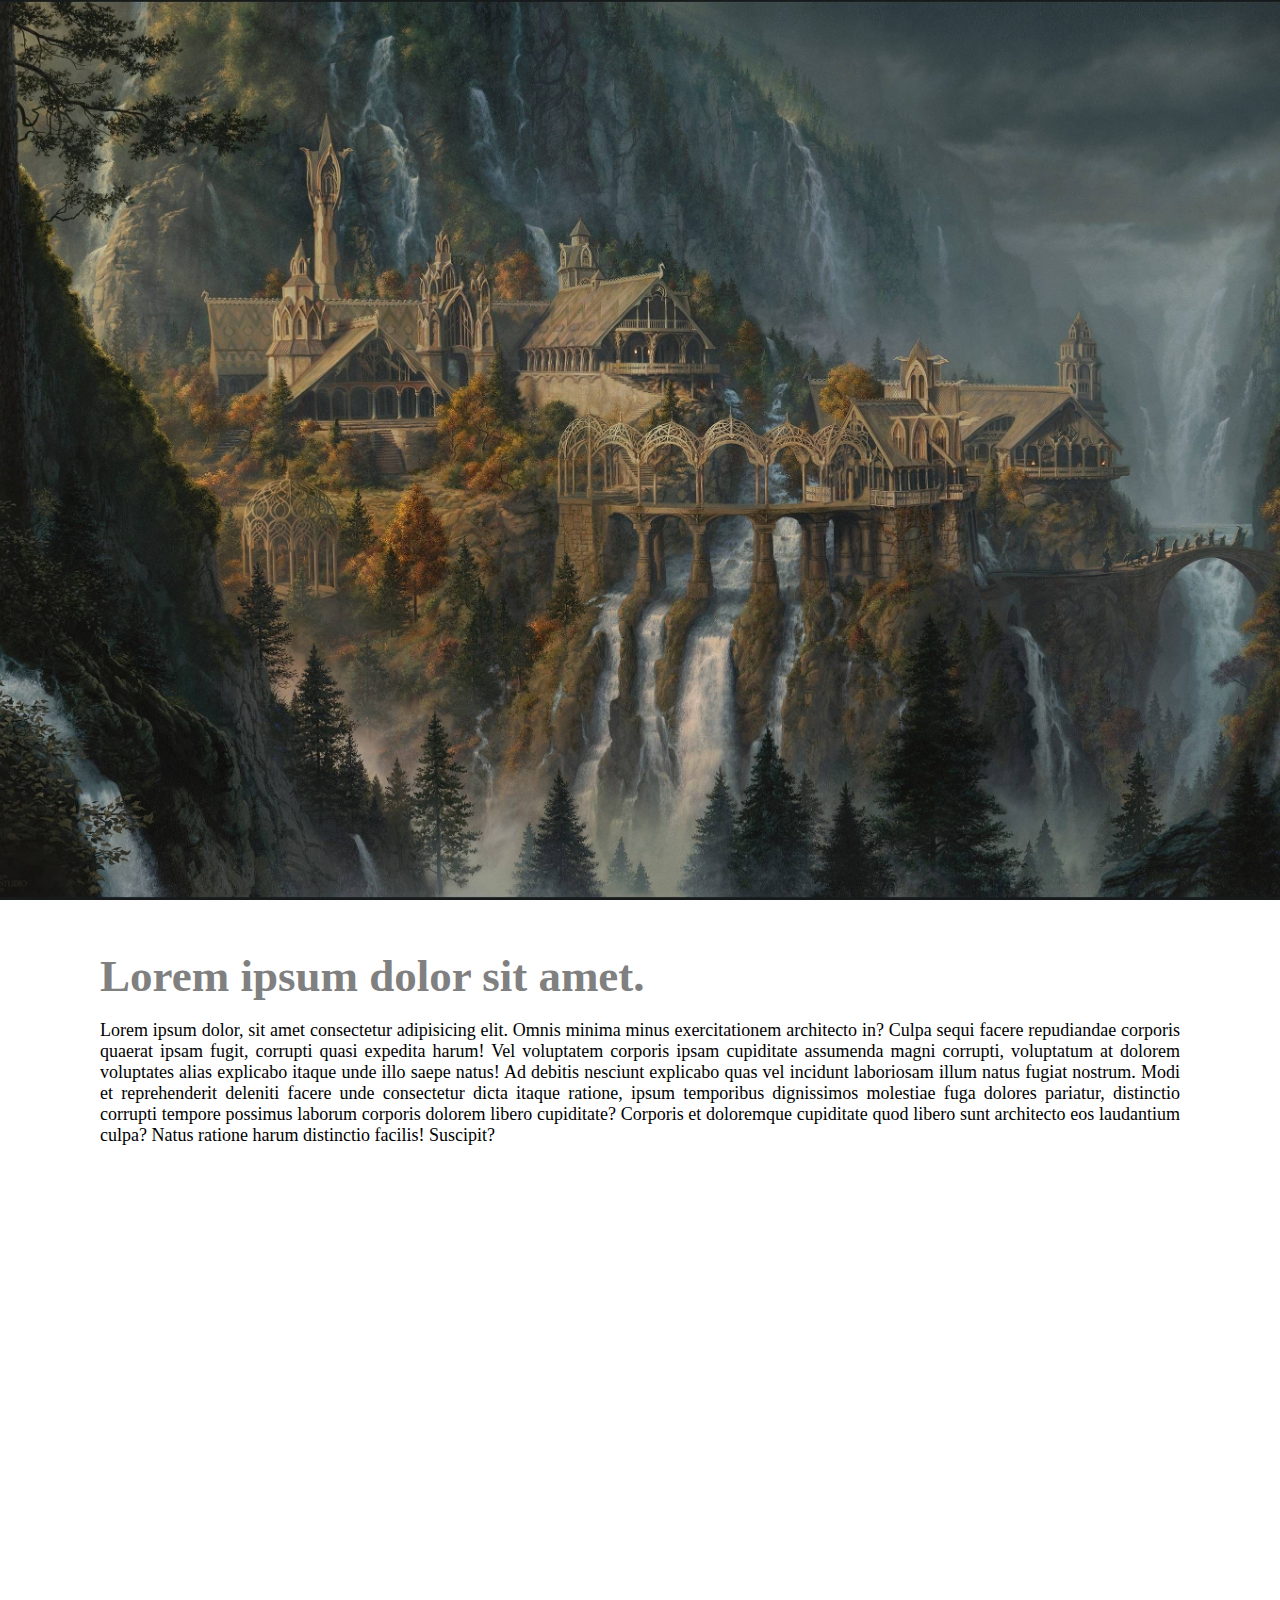
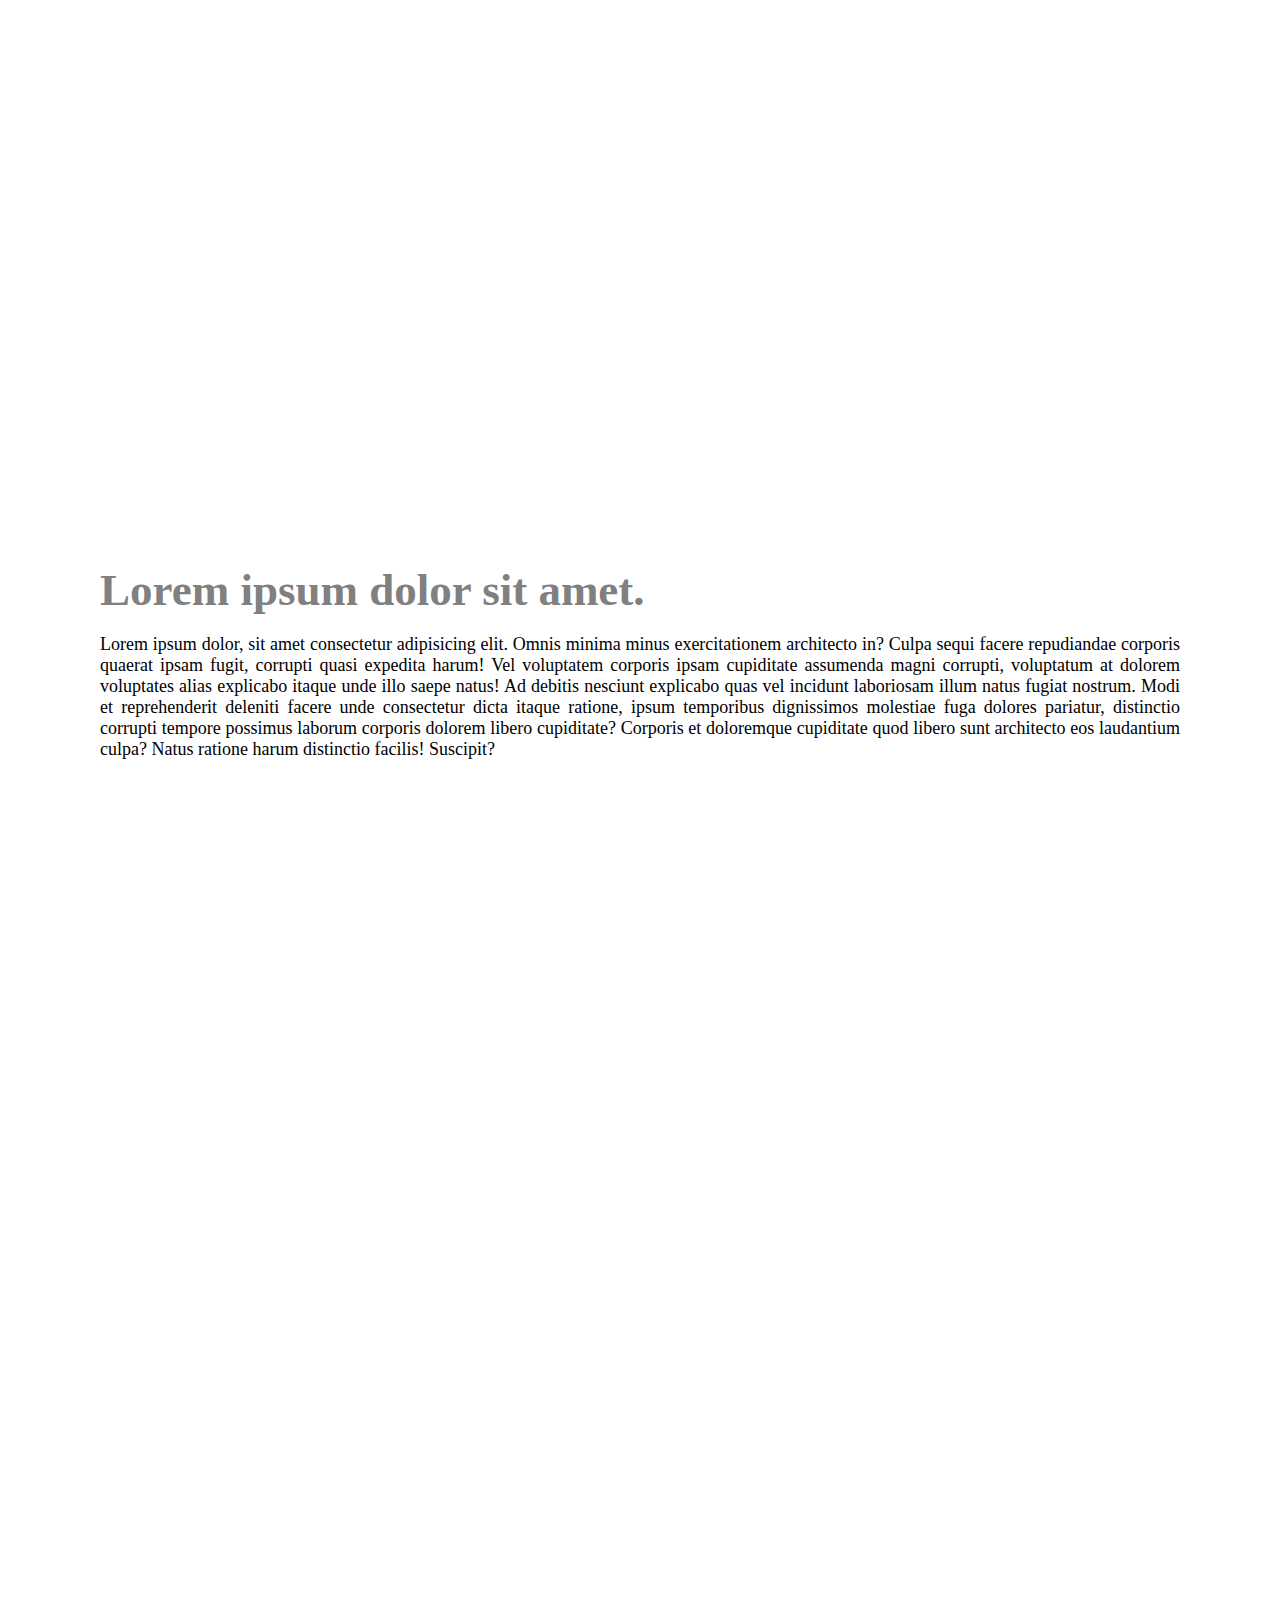
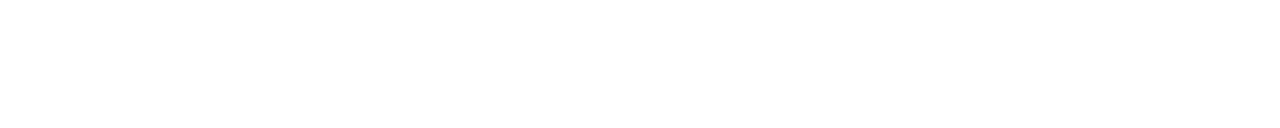
<file: Pracica2_(Efecto_Parallax)/html/index.html>
<!DOCTYPE html>
<html lang="en">
<head>
    <meta charset="UTF-8">
    <meta http-equiv="X-UA-Compatible" content="IE=edge">
    <meta name="viewport" content="width=device-width, initial-scale=1.0">
    <link rel="stylesheet" href="./../css/index.css">
    <title>Parallax</title>
</head>
<body>
    <section class="sec1"></section>
    <section class="secText">
        <h1>Lorem ipsum dolor sit amet.</h1>
        <p>
            Lorem ipsum dolor, sit amet consectetur adipisicing elit. Omnis minima minus exercitationem architecto in? Culpa sequi facere repudiandae corporis quaerat ipsam fugit, corrupti quasi expedita harum! Vel voluptatem corporis ipsam cupiditate assumenda magni corrupti, voluptatum at dolorem voluptates alias explicabo itaque unde illo saepe natus! Ad debitis nesciunt explicabo quas vel incidunt laboriosam illum natus fugiat nostrum. Modi et reprehenderit deleniti facere unde consectetur dicta itaque ratione, ipsum temporibus dignissimos molestiae fuga dolores pariatur, distinctio corrupti tempore possimus laborum corporis dolorem libero cupiditate? Corporis et doloremque cupiditate quod libero sunt architecto eos laudantium culpa? Natus ratione harum distinctio facilis! Suscipit?
        </p>
    </section>

    <section class="sec2"></section>
    <section class="secText">
        <h1>Lorem ipsum dolor sit amet.</h1>
        <p>
            Lorem ipsum dolor, sit amet consectetur adipisicing elit. Omnis minima minus exercitationem architecto in? Culpa sequi facere repudiandae corporis quaerat ipsam fugit, corrupti quasi expedita harum! Vel voluptatem corporis ipsam cupiditate assumenda magni corrupti, voluptatum at dolorem voluptates alias explicabo itaque unde illo saepe natus! Ad debitis nesciunt explicabo quas vel incidunt laboriosam illum natus fugiat nostrum. Modi et reprehenderit deleniti facere unde consectetur dicta itaque ratione, ipsum temporibus dignissimos molestiae fuga dolores pariatur, distinctio corrupti tempore possimus laborum corporis dolorem libero cupiditate? Corporis et doloremque cupiditate quod libero sunt architecto eos laudantium culpa? Natus ratione harum distinctio facilis! Suscipit?
        </p>
    </section>

    <section class="sec3"></section>

</body>
</html>
</file>
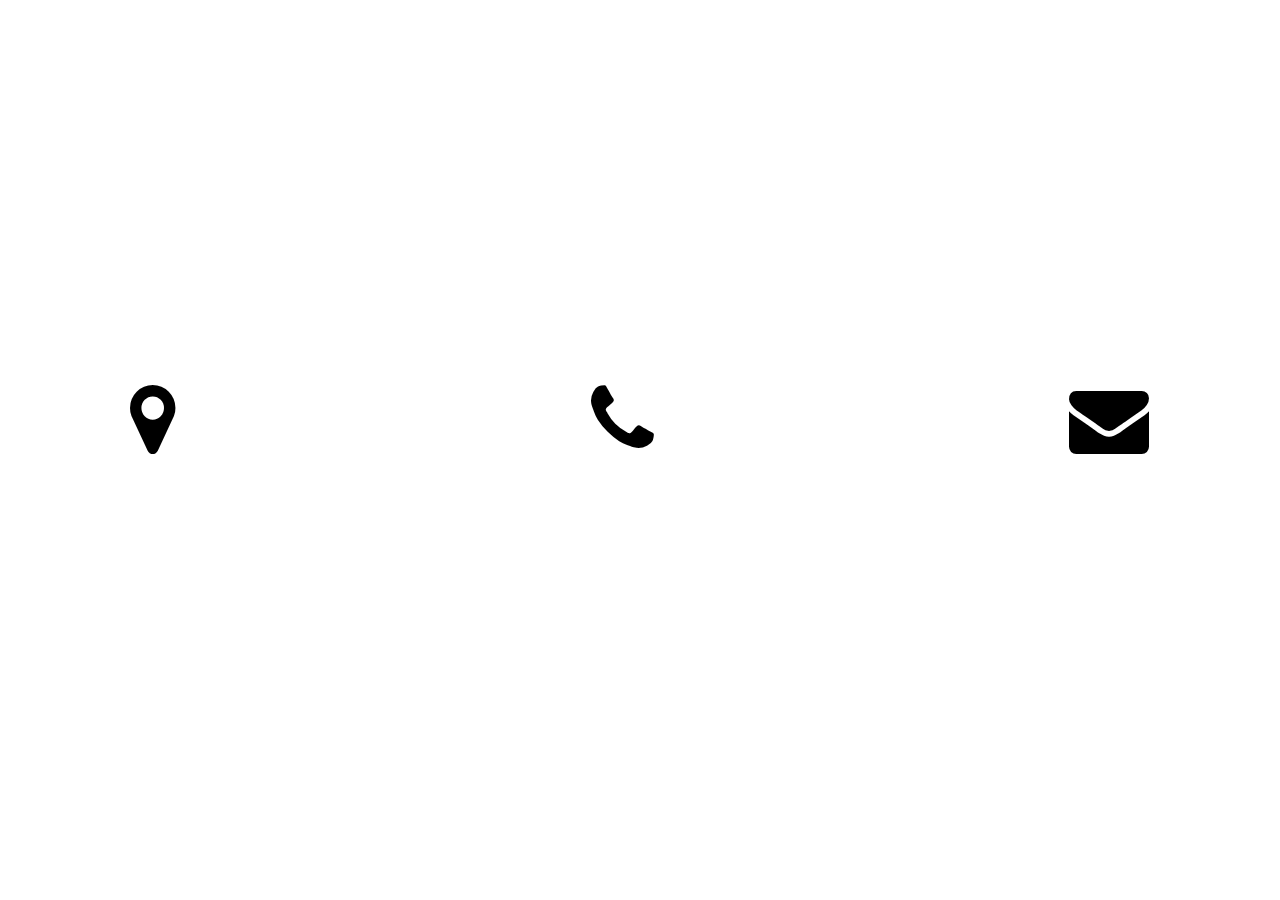
<file: Practica11_(Card_Hovers)/html/index.html>
<!DOCTYPE html>
<html lang="en">
<head>
    <meta charset="UTF-8">
    <meta http-equiv="X-UA-Compatible" content="IE=edge">
    <meta name="viewport" content="width=device-width, initial-scale=1.0">
    <link rel="stylesheet" href="./../css/index.css">
    <link href="https://stackpath.bootstrapcdn.com/font-awesome/4.7.0/css/font-awesome.min.css" rel="stylesheet"
    integrity="sha384-wvfXpqpZZVQGK6TAh5PVlGOfQNHSoD2xbE+QkPxCAFlNEevoEH3Sl0sibVcOQVnN" crossorigin="anonymous">
    <title>Document</title>
</head>
<body>
    <div class="container">
        <div class="box">
            <div class="icon">
                <i class="fa fa-map-marker" aria-hidden="true"></i>
                <h3>Address</h3>
                <h4>Calle Falsa 1234</h4>
            </div>
        </div>
        <div class="box">
            <div class="icon">
                <i class="fa fa-phone" aria-hidden="true"></i>
                <h3>Mobile</h3>
                <h4>1543242621</h4>
            </div>
        </div>
        <div class="box">
            <div class="icon">
                <i class="fa fa-envelope" aria-hidden="true"> </i>
                <h3>Email</h3>
                <h4>correo@correo.com</h4>
            </div>
        </div>
    </div>
    
</body>
</html>
</file>
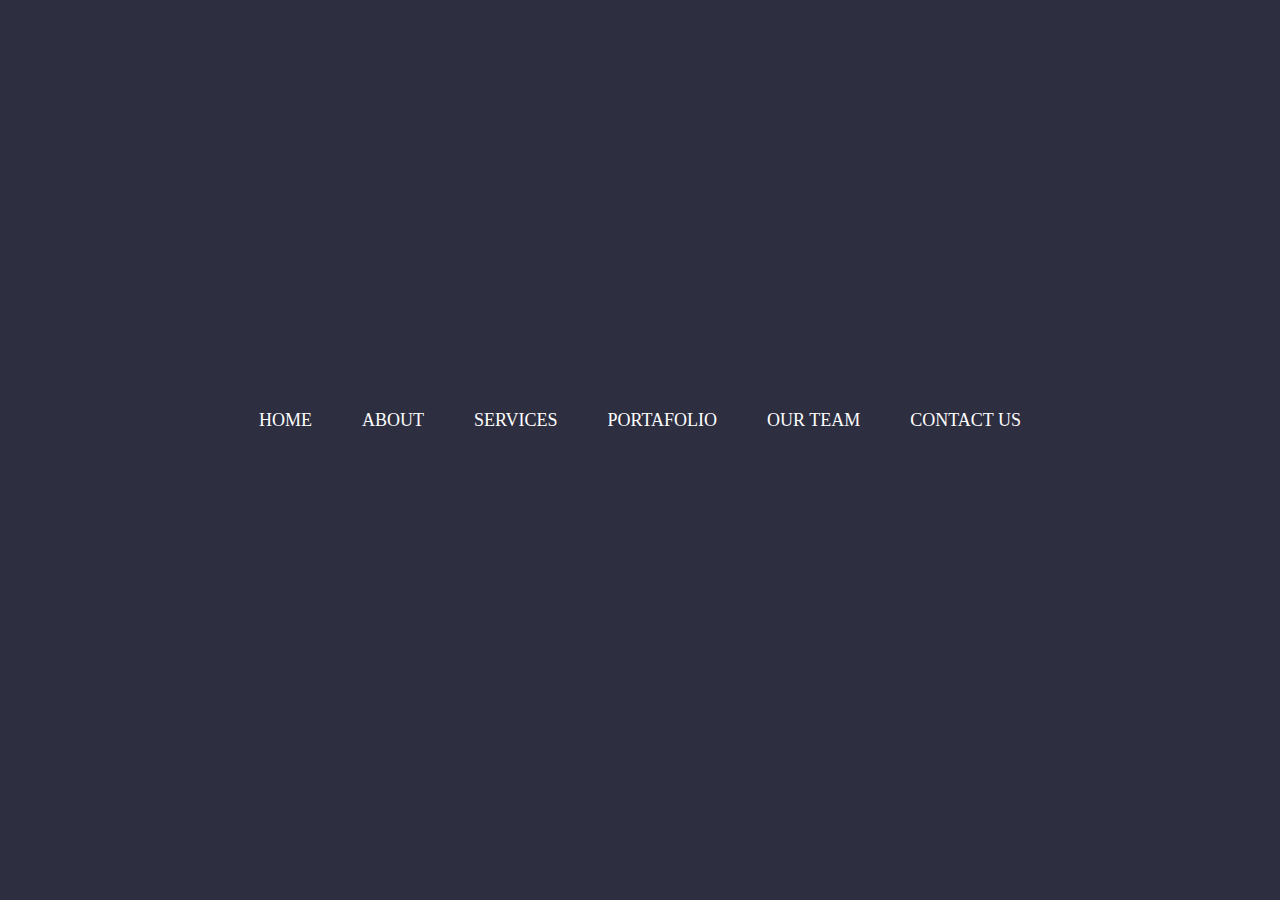
<file: Practica12_(Menu_animado)/html/index.html>
<!DOCTYPE html>
<html lang="en">
<head>
    <meta charset="UTF-8">
    <meta http-equiv="X-UA-Compatible" content="IE=edge">
    <meta name="viewport" content="width=device-width, initial-scale=1.0">
    <link rel="stylesheet" href="./../css/index.css">
    <title>Document</title>
</head>
<body>
    <ul>
        <li><a href="#">Home</a></li>
        <li><a href="#">About</a></li>
        <li><a href="#">Services</a></li>
        <li><a href="#">Portafolio</a></li>
        <li><a href="#">Our team</a></li>
        <li><a href="#">Contact Us</a></li>
    </ul>
</body>
</html>
</file>
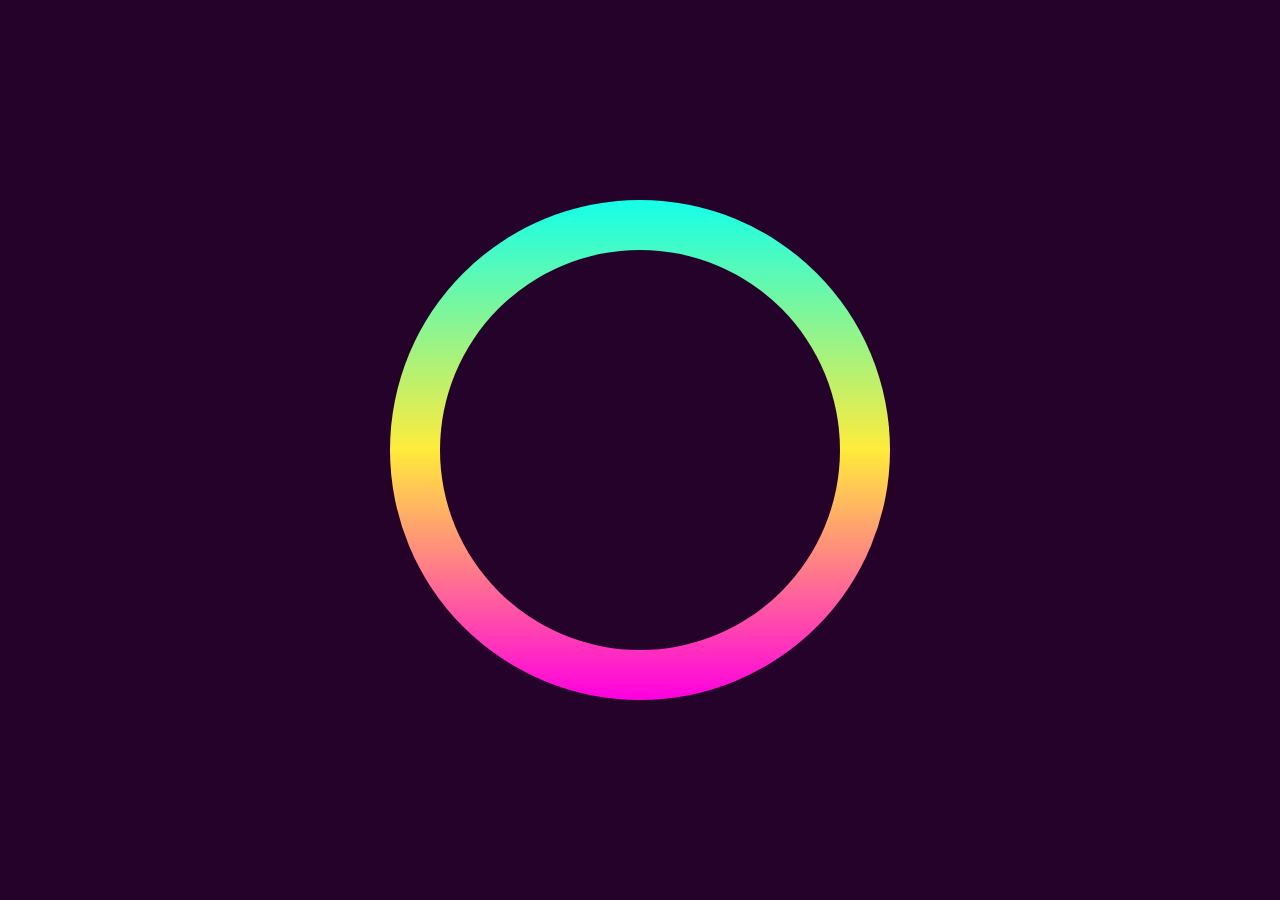
<file: Practica13_(Loader)/html/index.html>
<!DOCTYPE html>
<html lang="en">
<head>
    <meta charset="UTF-8">
    <meta http-equiv="X-UA-Compatible" content="IE=edge">
    <meta name="viewport" content="width=device-width, initial-scale=1.0">
    <link rel="stylesheet" href="./../css/index.css">
    <title>Document</title>
</head>
<body>
    <div class="loader">
        <span></span>
        <span></span>
        <span></span>
        <span></span>
    </div>
</body>
</html>
</file>
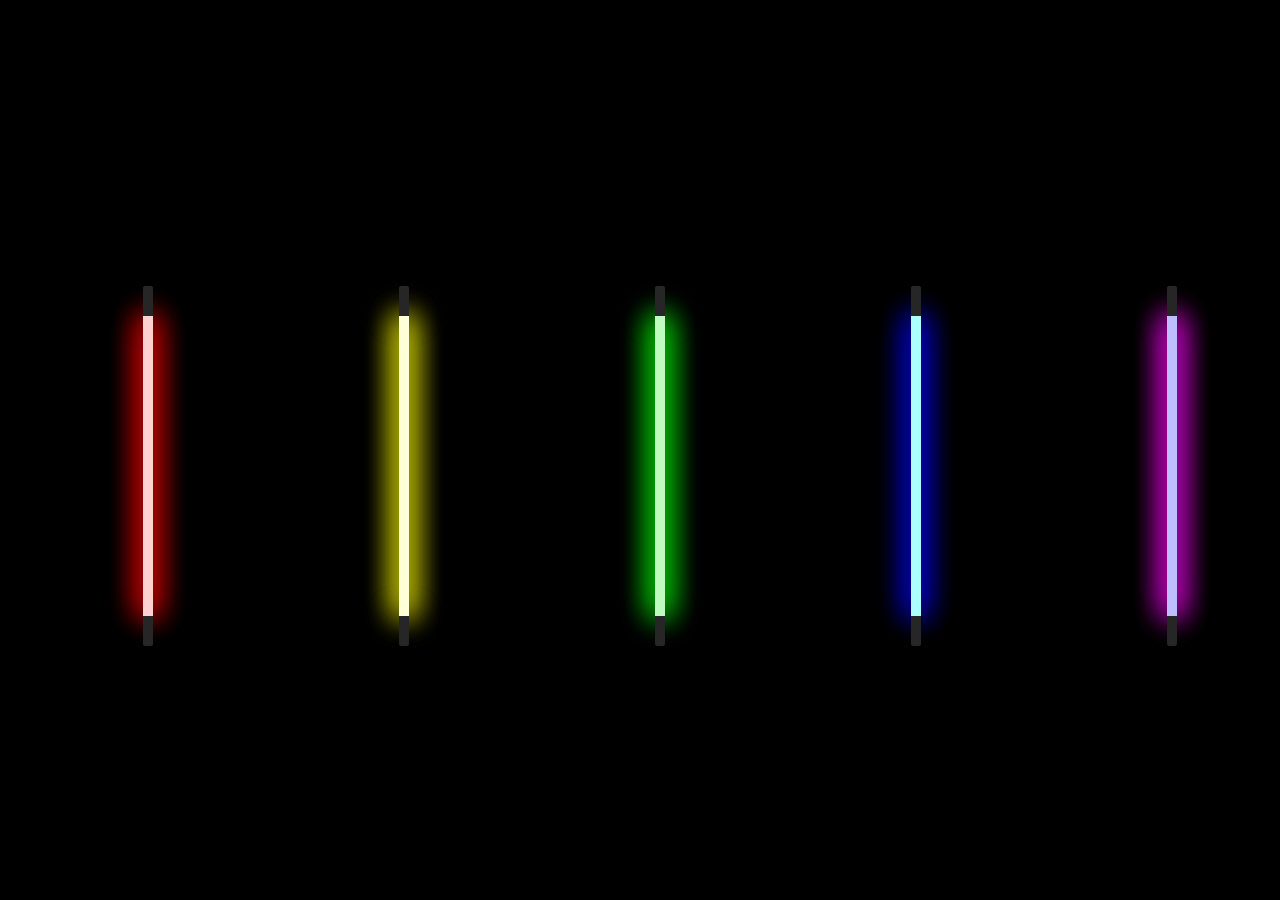
<file: Practica14_(Sables)/html/index.html>
<!DOCTYPE html>
<html lang="en">
<head>
    <meta charset="UTF-8">
    <meta http-equiv="X-UA-Compatible" content="IE=edge">
    <meta name="viewport" content="width=device-width, initial-scale=1.0">
    <link rel="stylesheet" href="./../css/index.css">
    <title>Document</title>
</head>
<body>
    <ul>
        <li></li>
        <li></li>
        <li></li>
        <li></li>
        <li></li>
    </ul>
</body>
</html>
</file>
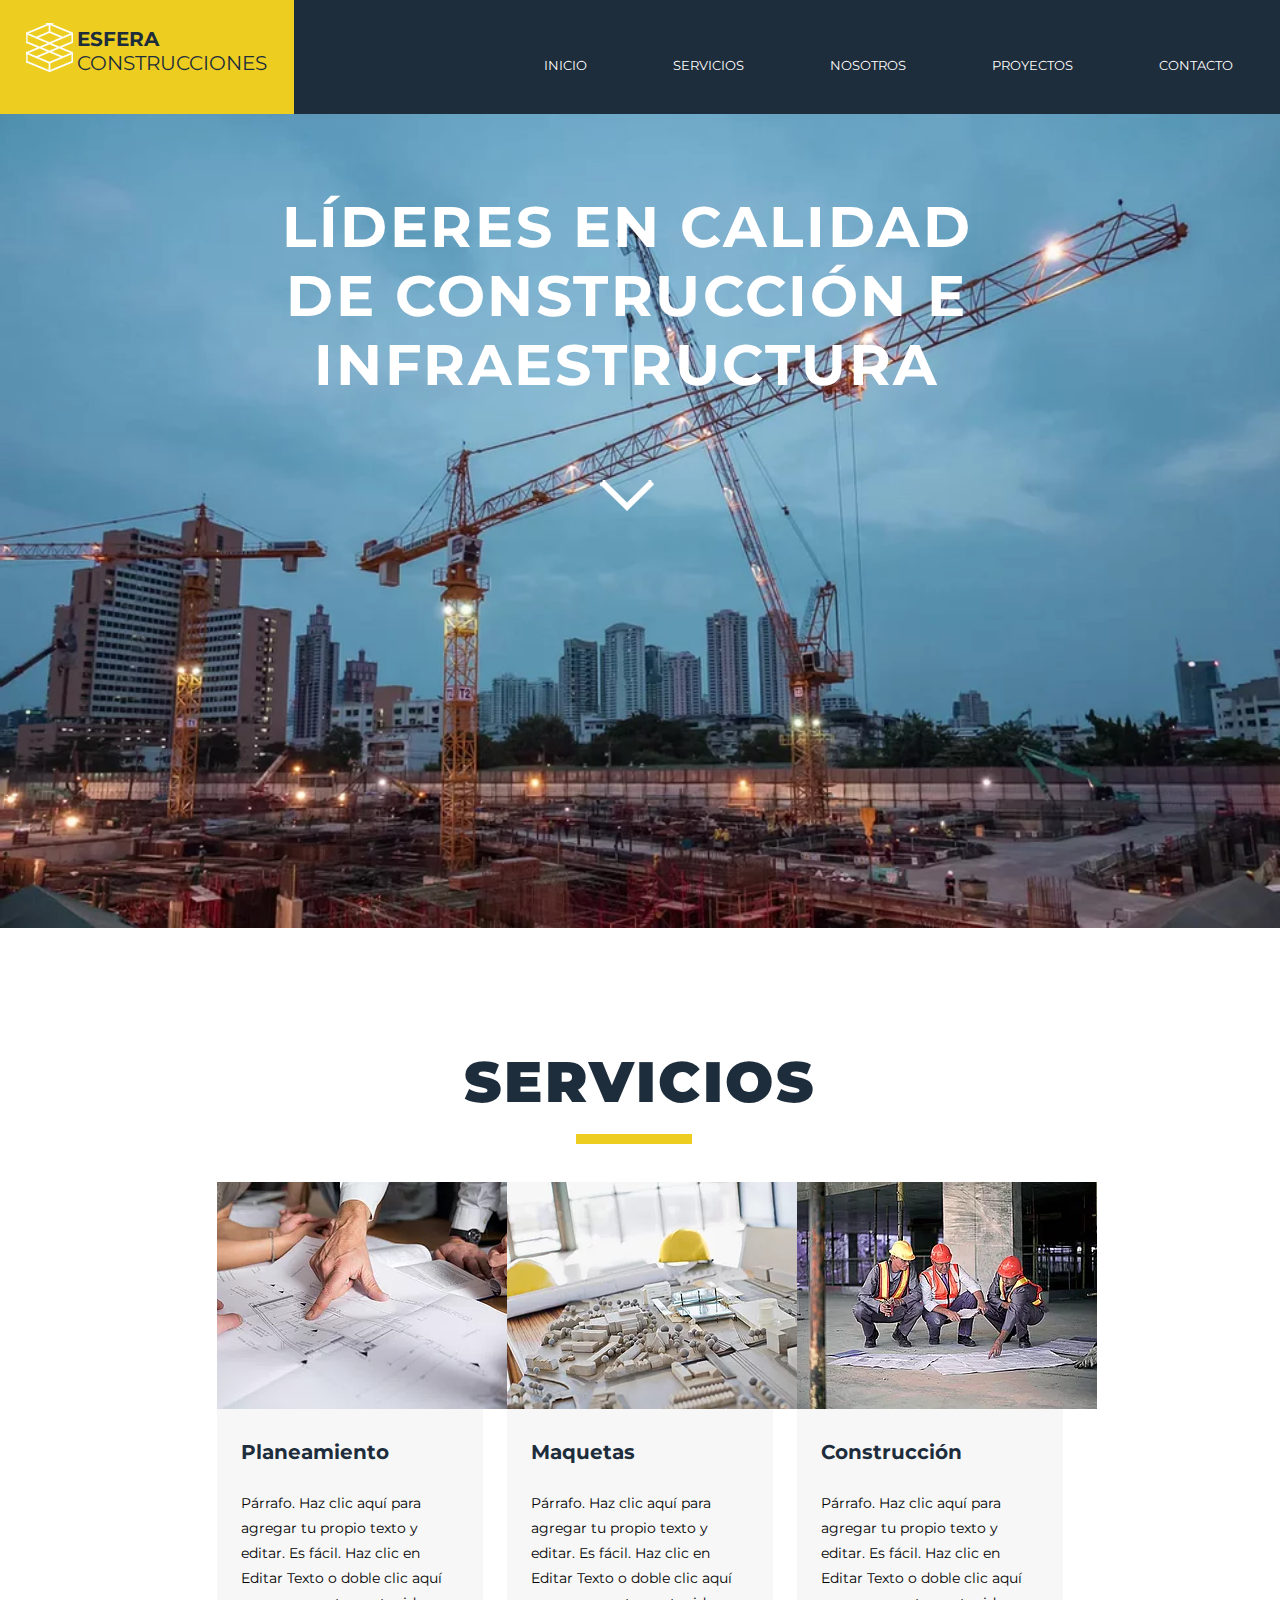
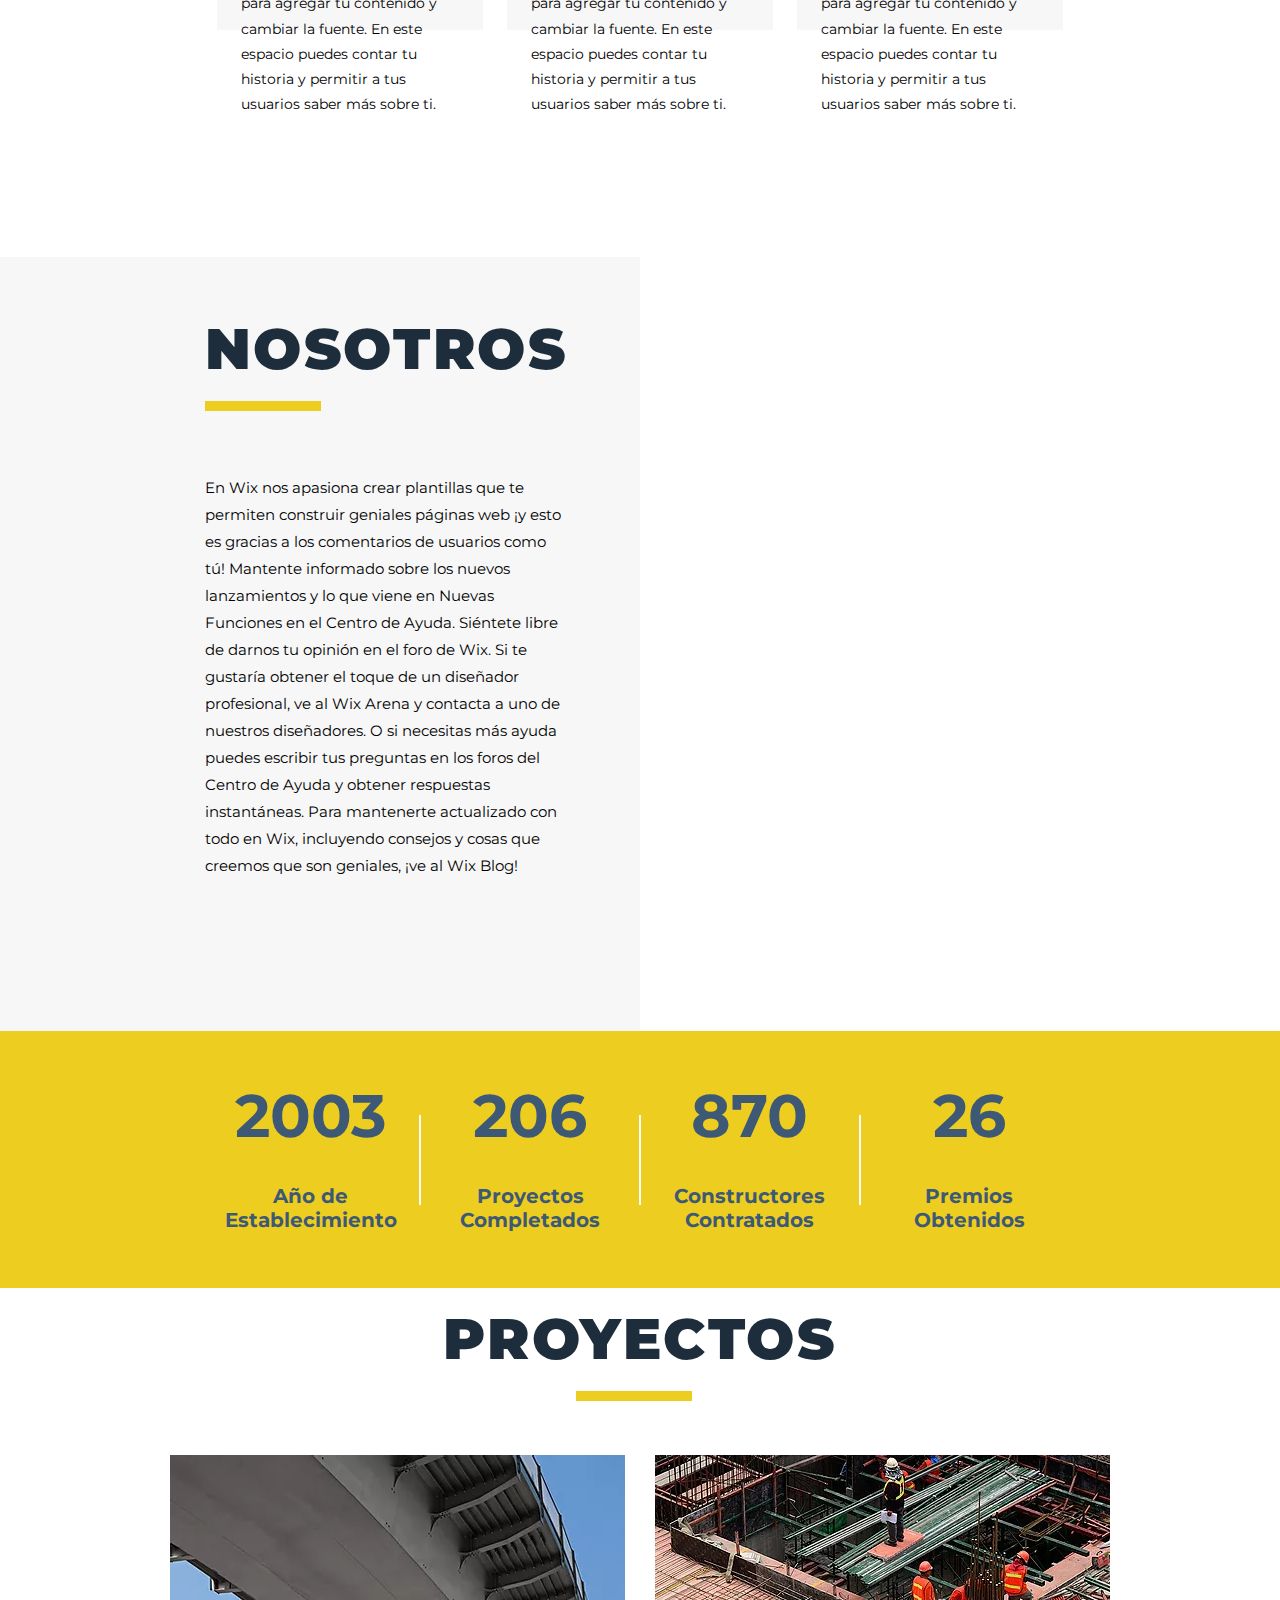
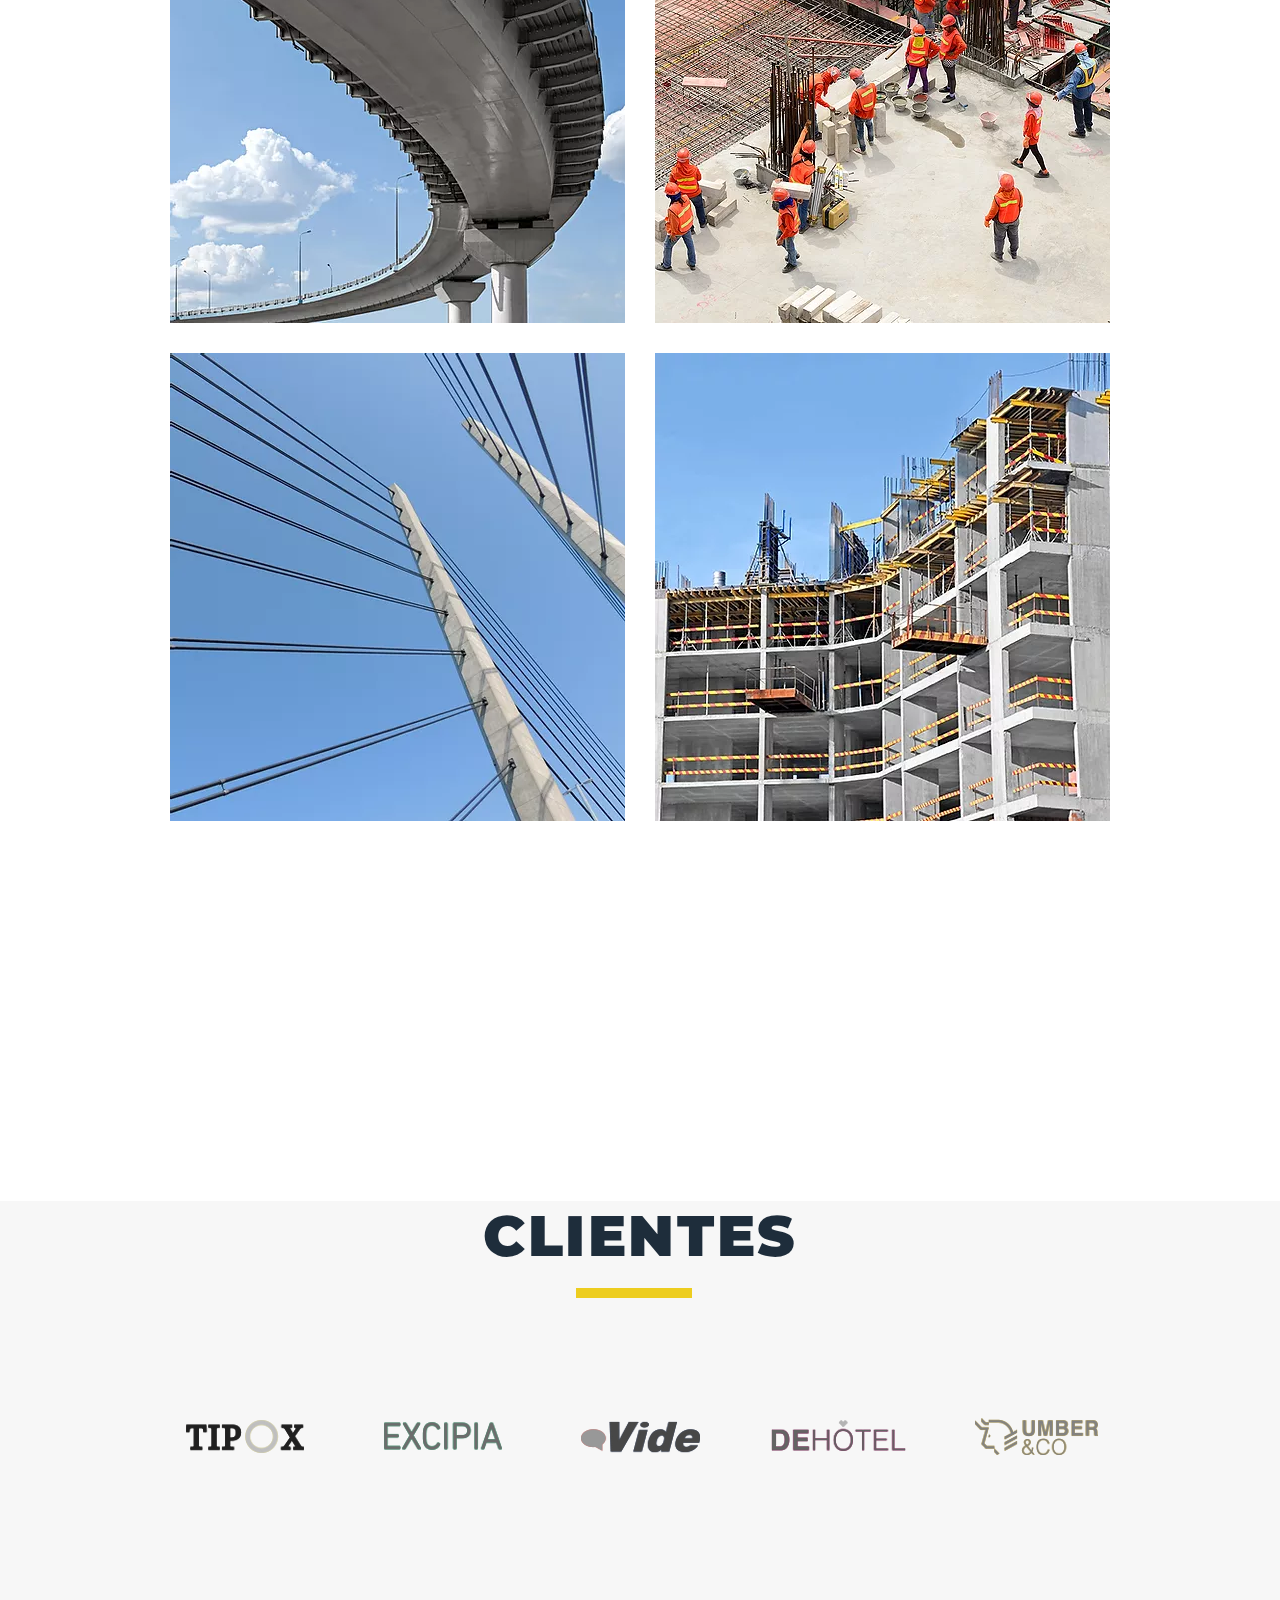
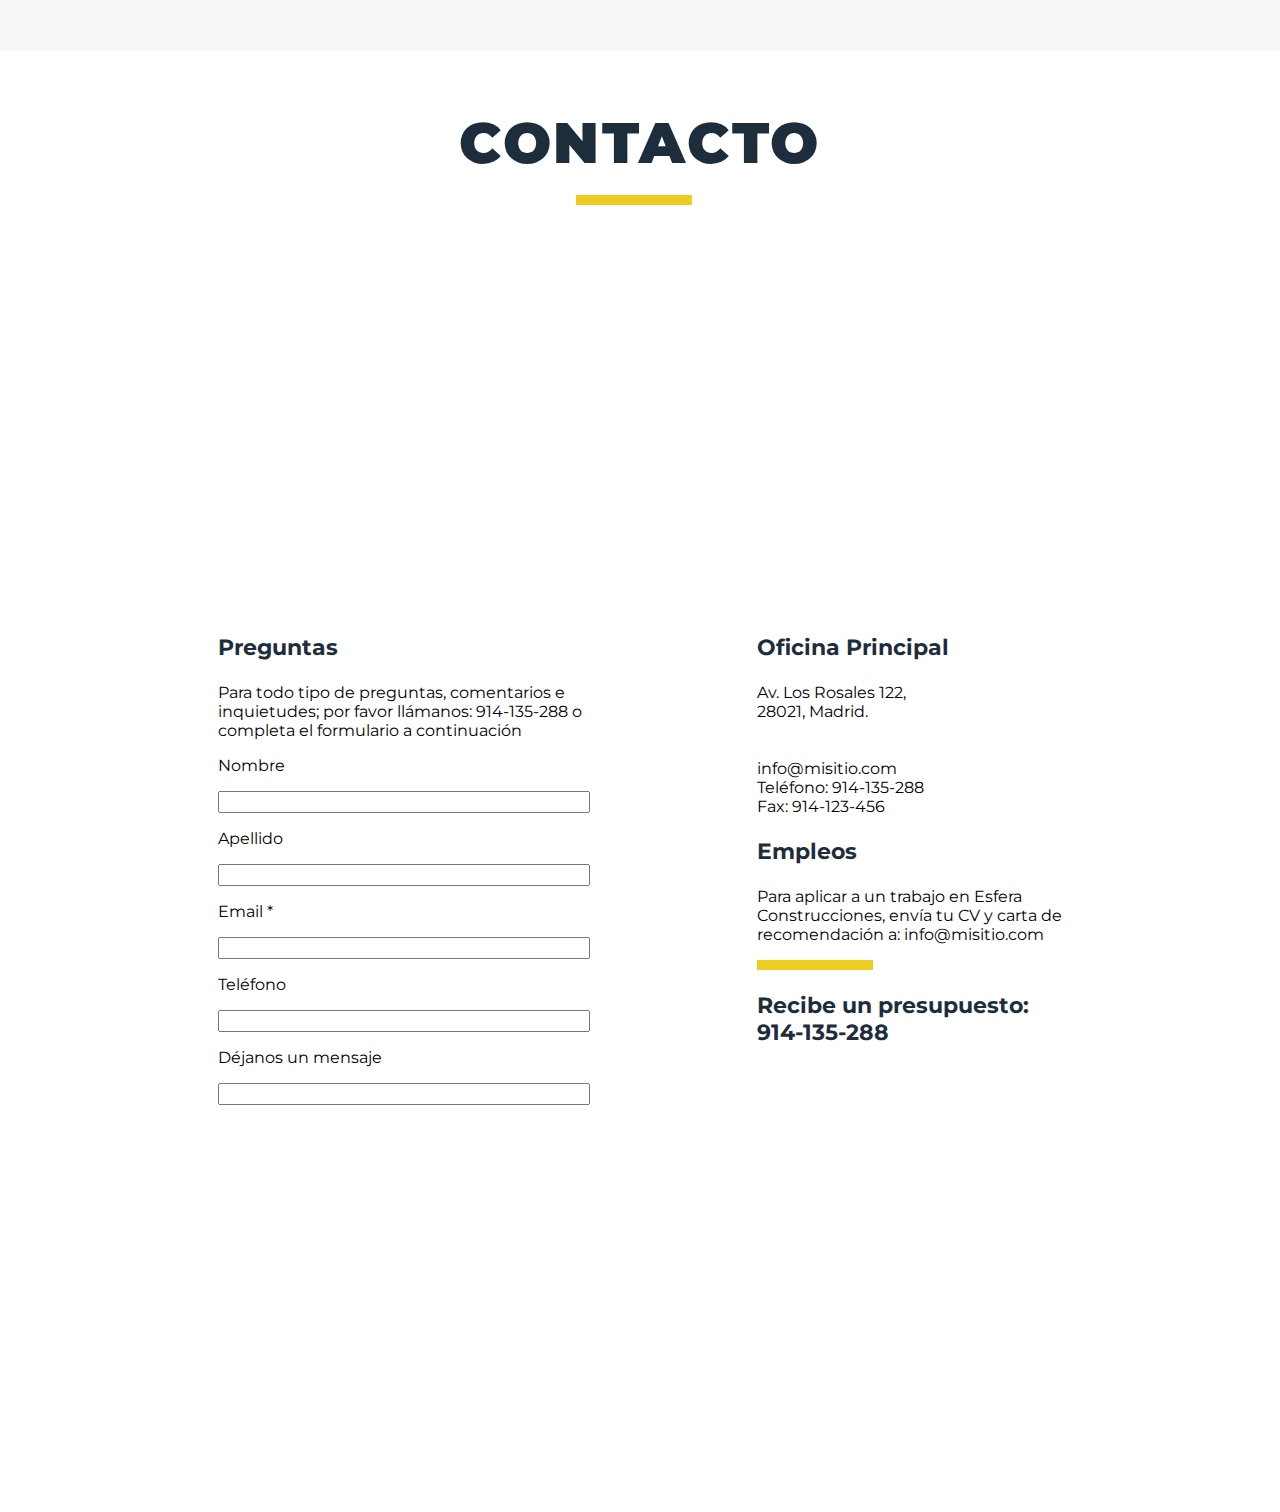
<file: Practica15_(Esfera_Construcciones)/html/index.html>
<!DOCTYPE html>
<html lang="en">
<head>
    <meta charset="UTF-8">
    <meta http-equiv="X-UA-Compatible" content="IE=edge">
    <meta name="viewport" content="width=device-width, initial-scale=1.0">
    <link rel="stylesheet" href="./../css/index.css">
    <link rel="preconnect" href="https://fonts.gstatic.com">
    <link href="https://fonts.googleapis.com/css2?family=Montserrat:wght@100;200;400&display=swap" rel="stylesheet">
    <title>Esfera Construcciones</title>
</head>
<body>
    <div class="contenedorEncabezado">
        <div class="encabezado">
            <div class="titulo">
                <img src="./../assets/logo.webp" alt="" class="logoTitulo">
                <p class="textoTitulo">
                    <span>ESFERA</span> 
                    <br> 
                    CONSTRUCCIONES
                </p>
            </div>
            <div class="menu">
                <ul>
                    <li>INICIO</li>
                    <li>SERVICIOS</li>
                    <li>NOSOTROS</li>
                    <li>PROYECTOS</li>
                    <li>CONTACTO</li>
                </ul>
            </div>
        </div>
    </div>
    <div class="inicio">
        <div class="contenedorTextoInicio">
            <div class="textoInicio">
                <p>LÍDERES EN CALIDAD <br> DE CONSTRUCCIÓN E <br> INFRAESTRUCTURA</p>
                <img src="./../assets/flechahaciaabajo.webp" alt="">
            </div>
        </div>
    </div>

    <section class="section1"></section>

    <div class="servicios">
        <p id="tituloServicios" class="tituloSeccion">SERVICIOS</p>
        <div id="barritaServicios" class="barritaAmarilla"></div>
        <div class="contenedorArticulos">
            <div class="articulo" id="primerArticulo">
                <div class="fotoArticulo">
                    <img src="./../assets/dedoseñala.webp" alt="">
                </div>
                <div class="textoArticulo">
                    <h4>Planeamiento</h4>
                    <p>Párrafo. Haz clic aquí para agregar tu propio texto y editar. Es fácil. Haz clic en Editar Texto o doble clic aquí para agregar tu contenido y cambiar la fuente. En este espacio puedes contar tu historia y permitir a tus usuarios saber más sobre ti.</p>
                </div>
            </div>

            <div class="articulo" id="segundoArticulo">
                <div class="fotoArticulo">
                    <img src="./../assets/mesaycasco.webp" alt="">
                </div>
                <div class="textoArticulo">
                    <h4>Maquetas</h4>
                    <p>Párrafo. Haz clic aquí para agregar tu propio texto y editar. Es fácil. Haz clic en Editar Texto o doble clic aquí para agregar tu contenido y cambiar la fuente. En este espacio puedes contar tu historia y permitir a tus usuarios saber más sobre ti.</p>
                </div>
            </div>

            <div class="articulo" id="tercerArticulo">
                <div class="fotoArticulo">
                    <img src="./../assets/obreros.webp" alt="">
                </div>
                <div class="textoArticulo">
                    <h4>Construcción</h4>
                    <p>Párrafo. Haz clic aquí para agregar tu propio texto y editar. Es fácil. Haz clic en Editar Texto o doble clic aquí para agregar tu contenido y cambiar la fuente. En este espacio puedes contar tu historia y permitir a tus usuarios saber más sobre ti.</p>
                </div>
            </div>
            
        </div>

    </div>

    

    <section class="section2">
        <div class="contenedorNosotros">
            <div class="nosotros">
                <p id="tituloNosotros" class="tituloSeccion">NOSOTROS</p>
                <div id="barritaNosotros" class="barritaAmarilla"></div>
                <p class="textoNosotros">En Wix nos apasiona crear plantillas que te permiten construir geniales páginas web ¡y esto es gracias a los comentarios de usuarios como tú! Mantente informado sobre los nuevos lanzamientos y lo que viene en Nuevas Funciones en el Centro de Ayuda. Siéntete libre de darnos tu opinión en el foro de Wix. Si te gustaría obtener el toque de un diseñador profesional, ve al Wix Arena y contacta a uno de nuestros diseñadores. O si necesitas más ayuda puedes escribir tus preguntas en los foros del Centro de Ayuda y obtener respuestas instantáneas. Para mantenerte actualizado con todo en Wix, incluyendo consejos y cosas que creemos que son geniales, ¡ve al Wix Blog!</p>
            </div>
        </div>
        <div class="barraDatos">
            <div class="dato">
                <p class="numeroBarra">2003</p>
                <div class="textoBarra">Año de <br> Establecimiento</div>
            </div>
            <div class="palitoBlanco"></div>
            <div class="dato">
                <p class="numeroBarra">206</p>
                <div class="textoBarra">Proyectos <br> Completados</div>
            </div>
            <div class="palitoBlanco"></div>
            <div class="dato">
                <p class="numeroBarra">870</p>
                <div class="textoBarra">Constructores <br> Contratados</div>
            </div>
            <div class="palitoBlanco"></div>
            <div class="dato">
                <p class="numeroBarra">26</p>
                <div class="textoBarra">Premios <br> Obtenidos</div>
            </div>
        </div>
    </section>

    <section class="section3">
        <div class="proyectos">
            <p id="tituloProyectos" class="tituloSeccion">PROYECTOS</p>
            <div id="barritaProyectos" class="barritaAmarilla"></div>
            <div class="contenedorGaleria">
                <div class="row">
                    <img src="./../assets/galeria1.webp" alt="">
                    <img src="./../assets/galeria2.webp" alt="">
                </div>
                <div class="row">
                    <img src="./../assets/galeria3.webp" alt="">
                    <img src="./../assets/galeria4.webp" alt="">
                </div>
            </div>
        </div>
    </section>

    <section class="section4">
        <div class="clientes">
            <p id="tituloClientes" class="tituloSeccion">CLIENTES</p>
            <div id="barritaClientes" class="barritaAmarilla"></div>
            <div id="clientesColor" class="contenedorClientes">
                <img src="./../assets/tipoxsymbol1.webp" alt="">
                <img src="./../assets/excipiasymbol1.webp" alt="">
                <img src="./../assets/videsymbol1.webp" alt="">
                <img src="./../assets/dehotelsymbol1.webp" alt="">
                <img src="./../assets/umbersymbol1.webp" alt="">
            </div>
            <div id="clientesGris" class="contenedorClientes">
                <img src="./../assets/tipoxsymbol.webp" alt="">
                <img src="./../assets/excipiasymbol.webp" alt="">
                <img src="./../assets/videsymbol.webp" alt="">
                <img src="./../assets/dehotelsymbol.webp" alt="">
                <img src="./../assets/umbersymbol.webp" alt="">
            </div>
        </div>
    </section>
    
    <section class="section5">
        <div class="contacto">
            <p id="tituloContacto" class="tituloSeccion">CONTACTO</p>
            <div id="barritaContacto" class="barritaAmarilla"></div>
            <div id="contenedorMapa">
                <iframe id="mapa" src="https://www.google.com/maps/embed?pb=!1m14!1m8!1m3!1d14468.552393550173!2d-3.6643498870694358!3d40.3281807196813!3m2!1i1024!2i768!4f13.1!3m3!1m2!1s0xd4223fe3773bd9b%3A0xd7421843f2e1a718!2sAv.%20de%20los%20Rosales%2C%20402%2C%2028021%20Madrid%2C%20Espa%C3%B1a!5e0!3m2!1ses!2sus!4v1615955302373!5m2!1ses!2sus" width="943" height="350" style="border:0;" allowfullscreen="" loading="lazy"></iframe>
            </div>

            <div class="contenedorInfoContacto">
                <div id="col1" class="columnaInfoContacto">
                    <div class="preguntas">
                        <p class="tituloContacto">Preguntas</p>
                        <p class="textoContacto">Para todo tipo de preguntas, comentarios e <br> inquietudes; por favor llámanos: 914-135-288 o <br> completa el formulario a continuación</p>
                    </div>
                    <div class="formulario">
                        <p>Nombre</p>
                        <input type="text" class="input">
                        <p>Apellido</p>
                        <input type="text" class="input">
                        <p>Email *</p>
                        <input type="text" class="input">
                        <p>Teléfono</p>
                        <input type="text" class="input">
                        <p>Déjanos un mensaje</p>
                        <input type="text" class="input">



                    </div>
                </div>

                <div id="col2" class="columnaInfoContacto">
                    <div class="oficinaPrincipal">
                        <p class="tituloContacto">Oficina Principal</p>
                        <p class="textoContacto">Av. Los Rosales 122, <br> 28021, Madrid. <br> <br> <br>info@misitio.com <br> Teléfono: 914-135-288<br>Fax: 914-123-456</p>
                    </div>
                    <div class="empleos">
                        <p class="tituloContacto">Empleos</p>
                        <p class="textoContacto">Para aplicar a un trabajo en Esfera <br> Construcciones, envía tu CV y carta de <br> recomendación a: info@misitio.com</p>
                    </div>
                    <div id="barritaFinal" class="barritaAmarilla"></div>
                    <div class="presupuestos">
                        <p class="tituloContacto">Recibe un presupuesto:<br>914-135-288</p>
                    </div>
                </div>
            </div>

        </div>
    </section>
    

    
    
</body>
</html>
</file>
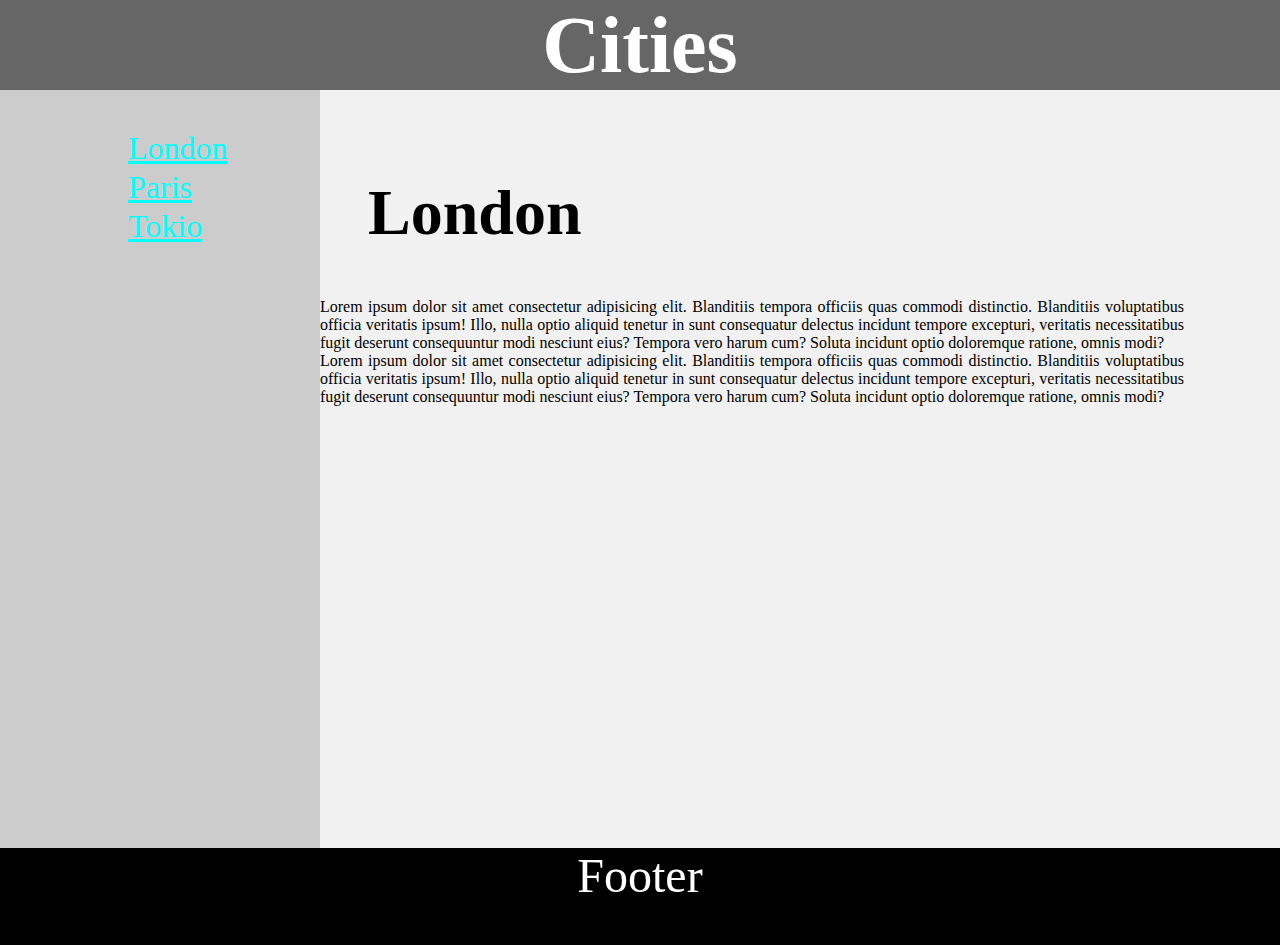
<file: Practica1_(Página_web_Completa)/HTML/index.html>
<!DOCTYPE html>
<html lang="en">
<head>
    <meta charset="UTF-8">
    <meta http-equiv="X-UA-Compatible" content="IE=edge">
    <meta name="viewport" content="width=device-width, initial-scale=1.0">
    <link rel="stylesheet" href="./../CSS/index.css">
    <title>Mi primera página web</title>
</head>
<body>
    <header>
        <h1>Cities</h1>
    </header>
    <div class="container">
        <aside>
            <div class="contenedorLinks">
                <a href="#">London</a>
                <a href="./paris.html">Paris</a>
                <a href="./tokio.html">Tokio</a>
            </div>
        </aside>
        <section>
            <h3>London</h3>
            <p class="textoPrincipal">Lorem ipsum dolor sit amet consectetur adipisicing elit. Blanditiis tempora officiis quas commodi distinctio. Blanditiis voluptatibus officia veritatis ipsum! Illo, nulla optio aliquid tenetur in sunt consequatur delectus incidunt tempore excepturi, veritatis necessitatibus fugit deserunt consequuntur modi nesciunt eius? Tempora vero harum cum? Soluta incidunt optio doloremque ratione, omnis modi?</p>
            <p class="textoPrincipal">Lorem ipsum dolor sit amet consectetur adipisicing elit. Blanditiis tempora officiis quas commodi distinctio. Blanditiis voluptatibus officia veritatis ipsum! Illo, nulla optio aliquid tenetur in sunt consequatur delectus incidunt tempore excepturi, veritatis necessitatibus fugit deserunt consequuntur modi nesciunt eius? Tempora vero harum cum? Soluta incidunt optio doloremque ratione, omnis modi?</p>

            <iframe width="540" height="315" src="https://www.youtube.com/embed/QI4_dGvZ5yE" frameborder="0" allow="accelerometer; autoplay; clipboard-write; encrypted-media; gyroscope; picture-in-picture" allowfullscreen></iframe>
        </section>
    </div>
    <footer>
        <p>Footer</p>
    </footer>
</body>
</html>
</file>
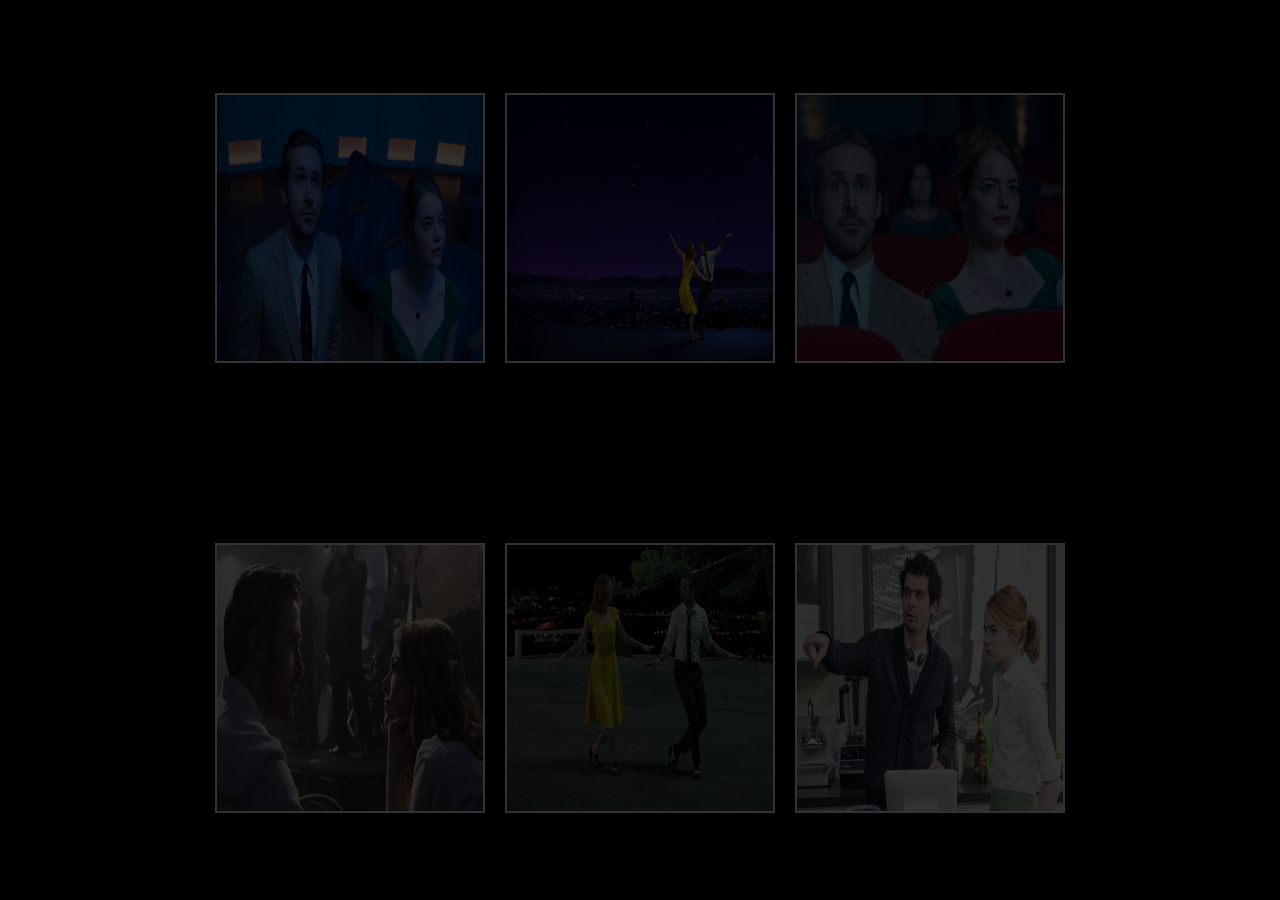
<file: Practica3_(Galeria_Imagenes)/html/index.html>
<!DOCTYPE html>
<html lang="en">
<head>
    <meta charset="UTF-8">
    <meta http-equiv="X-UA-Compatible" content="IE=edge">
    <meta name="viewport" content="width=device-width, initial-scale=1.0">
    <link rel="stylesheet" href="./../css/index.css">
    <title>Document</title>
</head>
<body>
    <div class="container">
        <div class="row">
            <img src="./../assets/lalaland1.jpg" alt="">
            <img src="./../assets/lalaland2.jpg" alt="">
            <img src="./../assets/lalaland3.jpg" alt="">
        </div>
        <div class="row">
            <img src="./../assets/lalaland4.jpg" alt="">
            <img src="./../assets/lalaland5.jpg" alt="">
            <img src="./../assets/lalaland6.jpg" alt="">
        </div>
    </div>
    
</body>
</html>
</file>
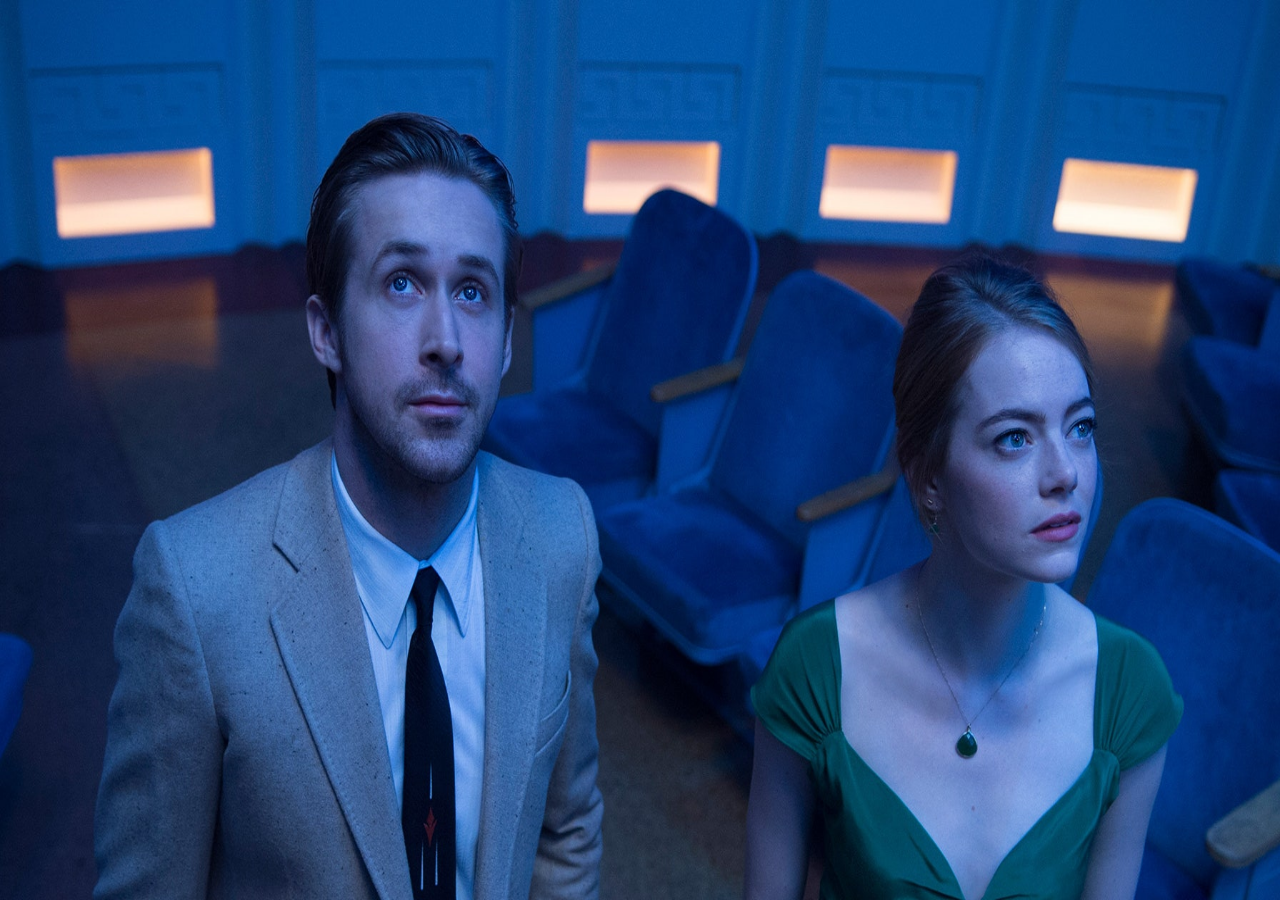
<file: Practica4_(Slider)/html/index.html>
<!DOCTYPE html>
<html lang="en">
<head>
    <meta charset="UTF-8">
    <meta http-equiv="X-UA-Compatible" content="IE=edge">
    <meta name="viewport" content="width=device-width, initial-scale=1.0">
    <link rel="stylesheet" href="./../css/index.css">
    <title>Document</title>
</head>
<body>
    <div class="slider">
        <ul>
            <li><img src="./../assets/lalaland1.jpg" alt=""></li>
            <li><img src="./../assets/lalaland2.jpg" alt=""></li>
            <li><img src="./../assets/lalaland3.jpg" alt=""></li>
        </ul>
    </div>


</body>
</html>
</file>
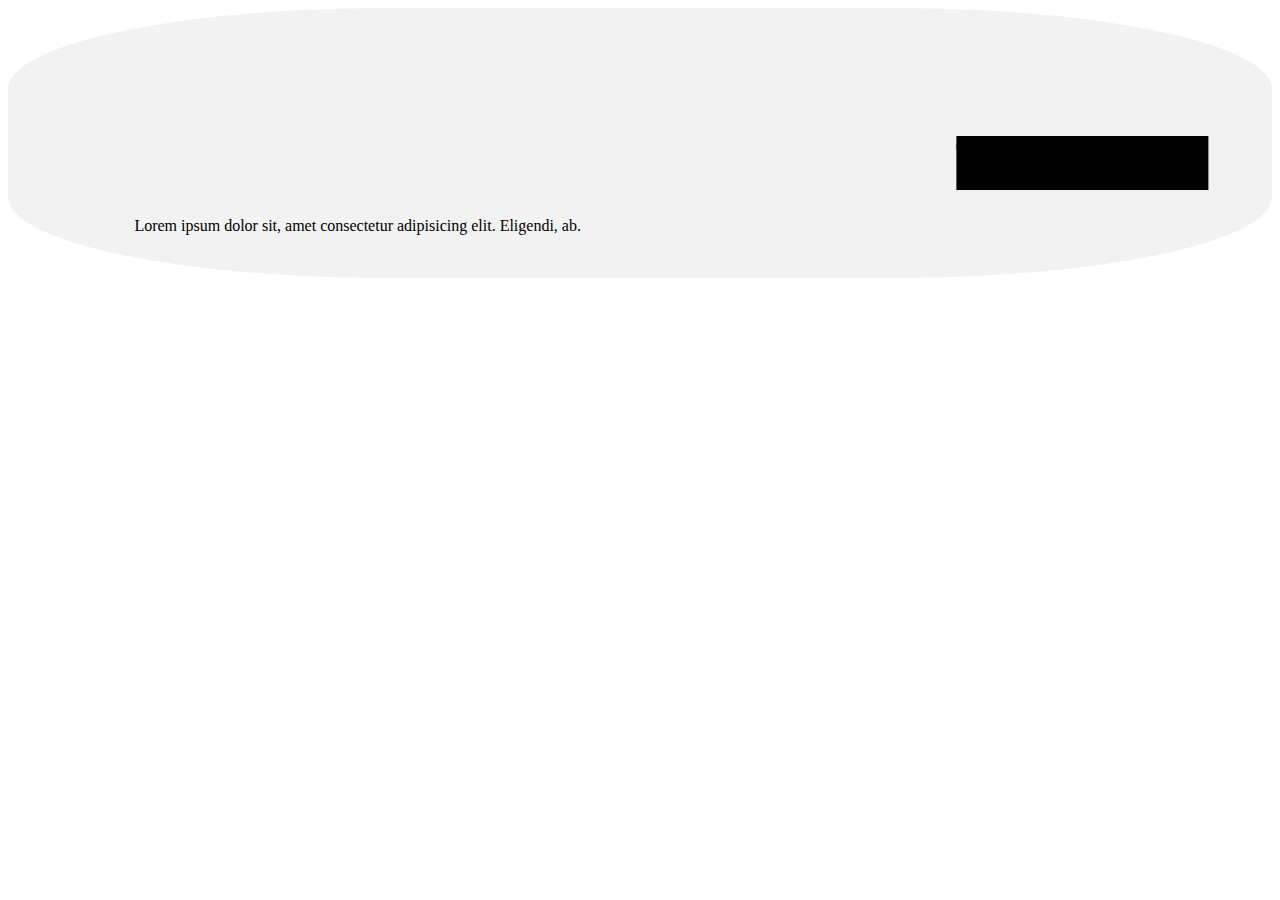
<file: Practica5_(Posicionamiento)/html/index.html>
<!DOCTYPE html>
<html lang="en">
<head>
    <meta charset="UTF-8">
    <meta http-equiv="X-UA-Compatible" content="IE=edge">
    <meta name="viewport" content="width=device-width, initial-scale=1.0">
    <link rel="stylesheet" href="./../css/index.css" class="css">
    <title>Posicionamiento</title>
</head>
<body>
    <div>
        <h1 class="titulo">Titulo</h1>
        <p>Lorem ipsum dolor sit, amet consectetur adipisicing elit. Eligendi, ab.</p>
    </div>
</body>
</html>
</file>
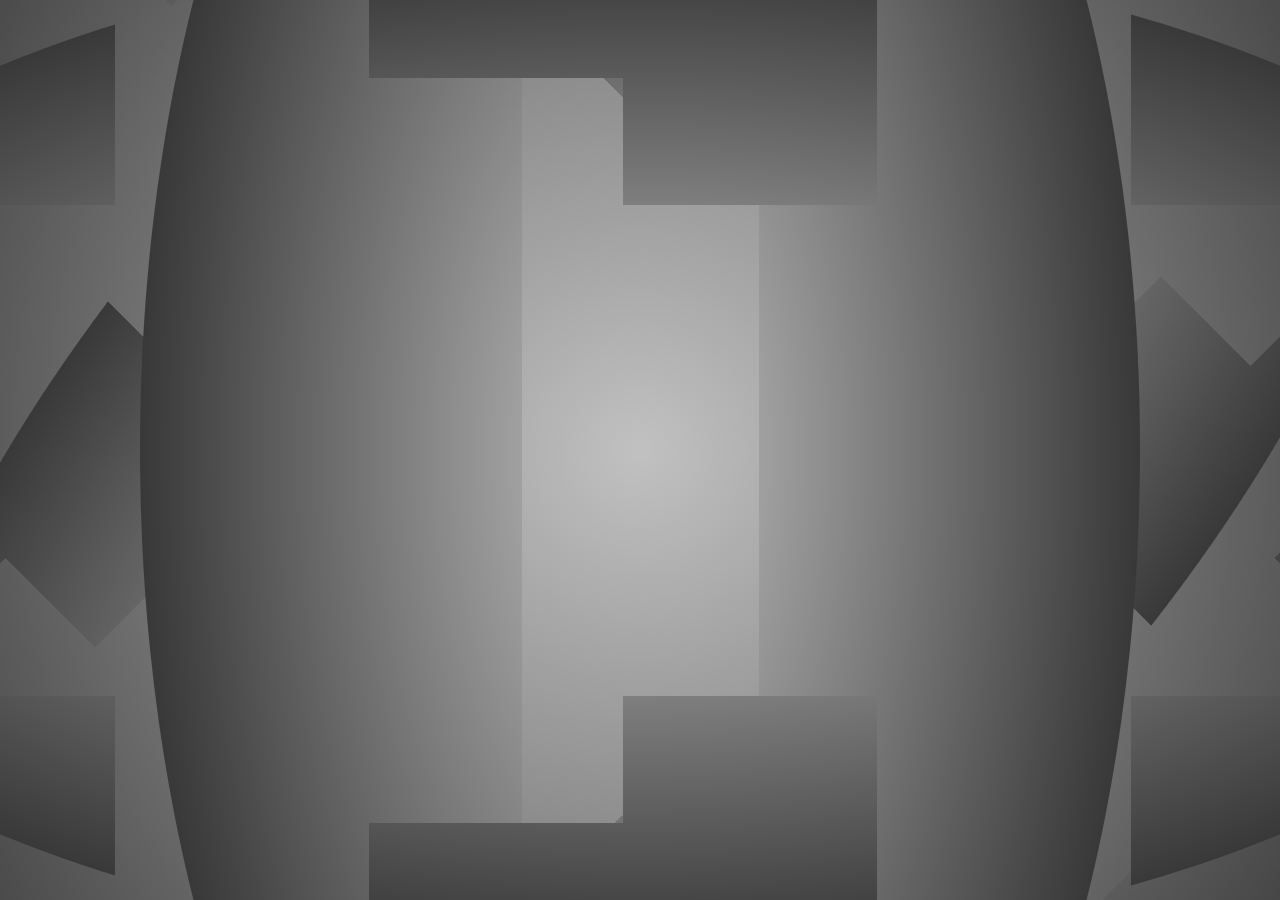
<file: Practica8_(Sphere)/html/index.html>
<!DOCTYPE html>
<html lang="en">
<head>
    <meta charset="UTF-8">
    <meta http-equiv="X-UA-Compatible" content="IE=edge">
    <meta name="viewport" content="width=device-width, initial-scale=1.0">
    <link rel="stylesheet" href="./../css/index.css">
    <title>Sphere</title>
</head>
<body>
    <div class="background">
        <div class="rotate">
            <div class="sphere">
                <span></span>
                <span></span>
                <span></span>
                <span></span>
                <span></span>
                <span></span>
            </div>
           <div class="sphere">
                <span></span>
                <span></span>
                <span></span>
                <span></span>
                <span></span>
                <span></span>
            </div>
          <div class="sphere">
                <span></span>
                <span></span>
                <span></span>
                <span></span>
                <span></span>
                <span></span>
            </div>
             <div class="sphere">
                <span></span>
                <span></span>
                <span></span>
                <span></span>
                <span></span>
                <span></span>
            </div>
        </div>
    </div>
</body>
</html>
</file>
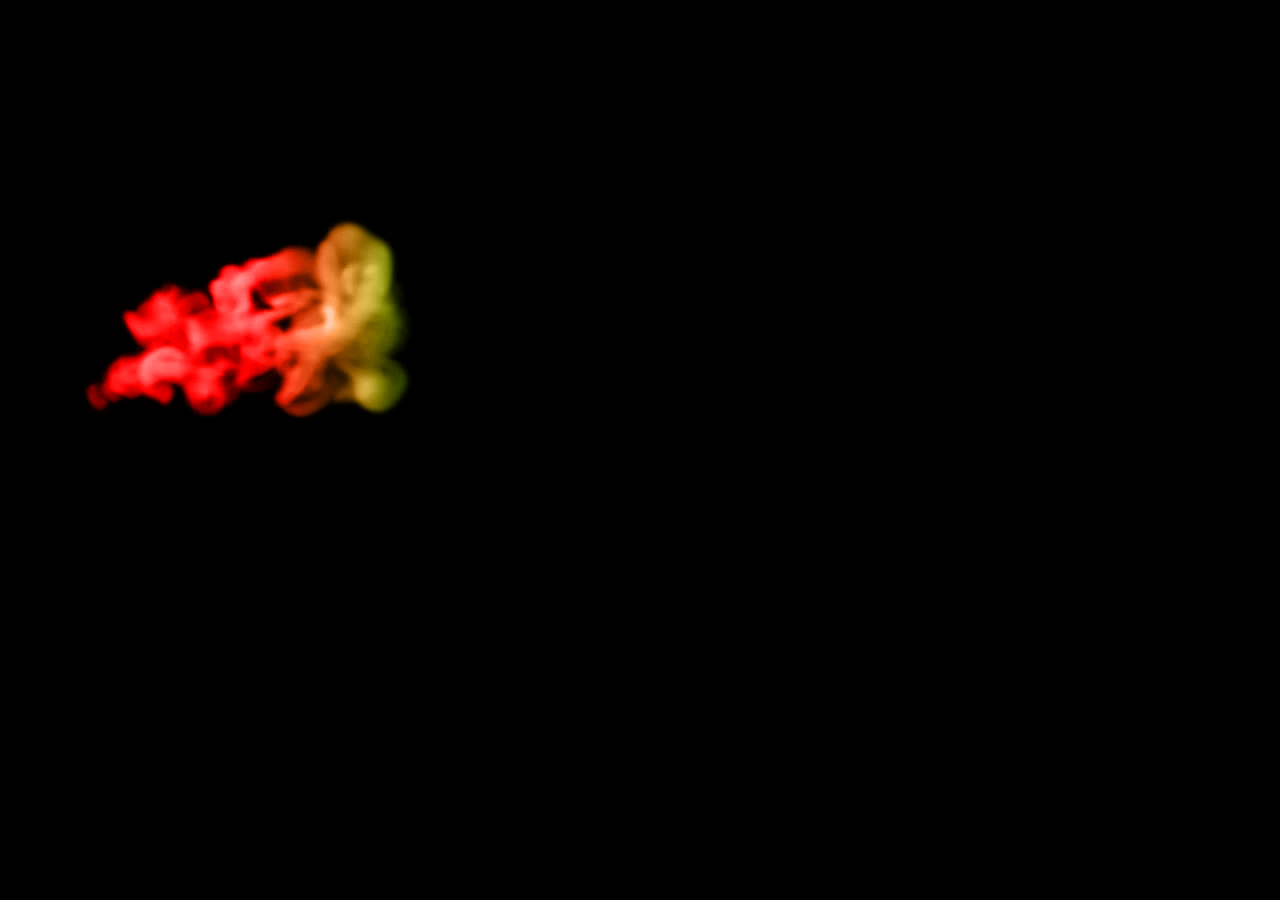
<file: Practica9_(VideoHumo)/html/index.html>
<!DOCTYPE html>
<html lang="en">
<head>
    <meta charset="UTF-8">
    <meta http-equiv="X-UA-Compatible" content="IE=edge">
    <meta name="viewport" content="width=device-width, initial-scale=1.0">
    <link rel="stylesheet" href="./../css/index.css">
    <title>Document</title>
</head>
<body>
    <section>
        <video src="./../assets/WhatsApp Video 2021-03-03 at 21.32.06.mp4" autoplay muted></video>
        <h1>
            <span>C</span>
            <span>O</span>
            <span>D</span>
            <span>E</span>
            <span>L</span>
            <span>L</span>
            <span>E</span>
            <span>G</span>
            <span>E</span>
        </h1>
    </section>

</body>
</html>
</file>
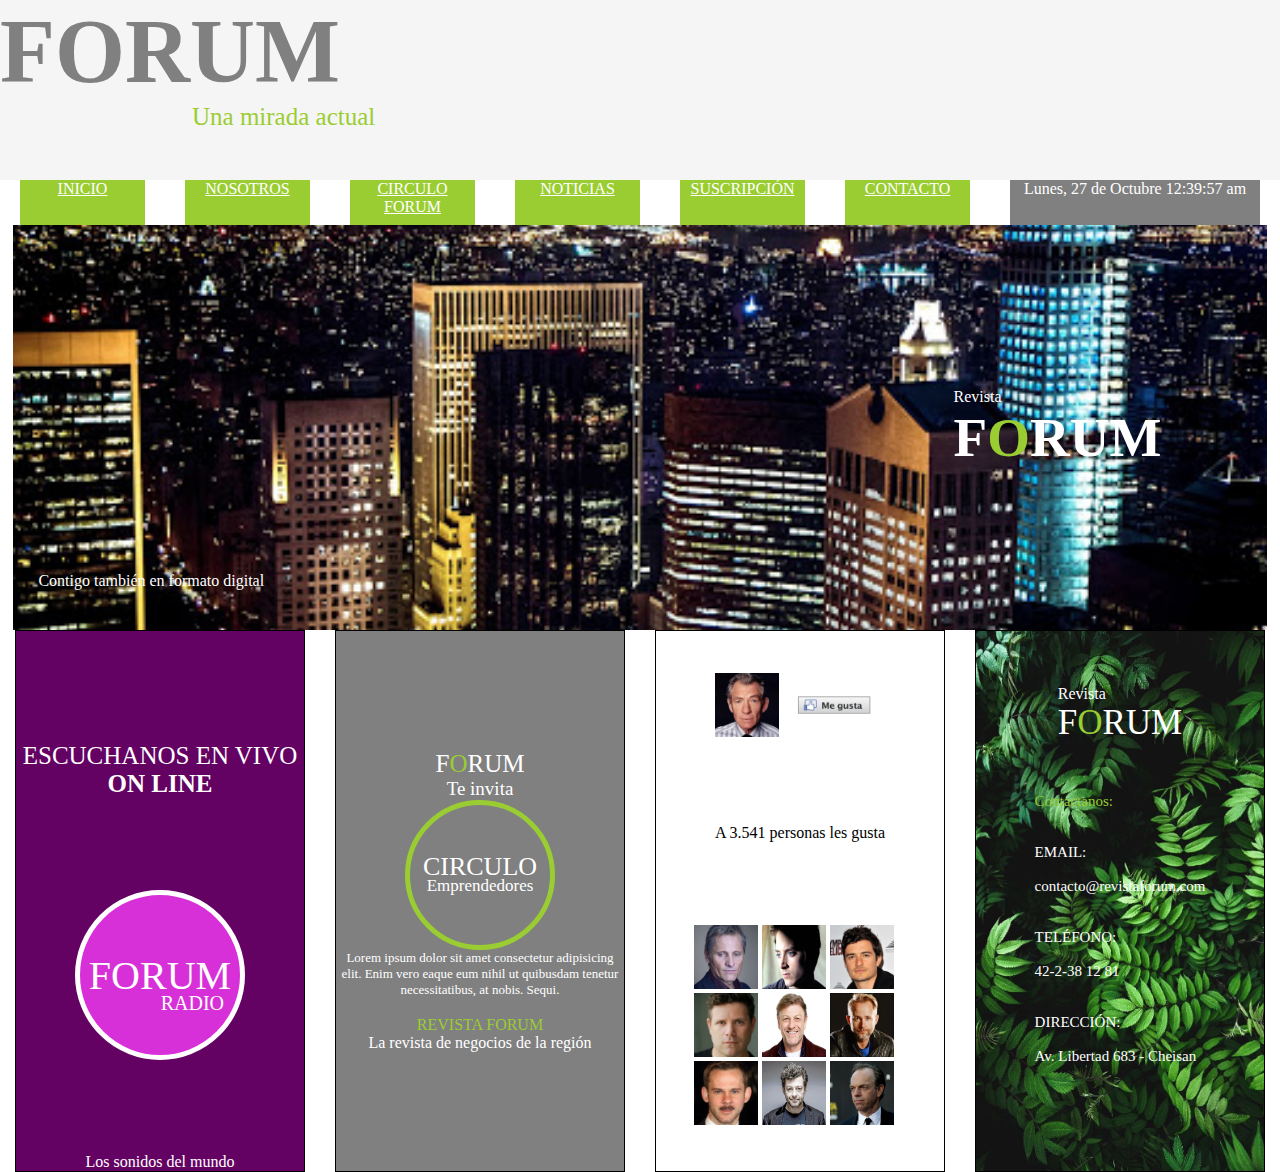
<file: PracticaIndividual/html/index.html>
<!DOCTYPE html>
<html lang="en">
<head>
    <meta charset="UTF-8">
    <meta http-equiv="X-UA-Compatible" content="IE=edge">
    <meta name="viewport" content="width=device-width, initial-scale=1.0">
    <link rel="stylesheet" href="./../css/index.css">
    <title>Forum</title>
</head>
<body>
    <header class="encabezado">
        <h1 class="tituloPrincipal">FORUM</h1>
        <p class="sloganPrincipal">Una mirada actual</p>
    </header>
    <div class="contenedorBoton">
        <a href="" class="boton">INICIO</a>
        <a href="" class="boton">NOSOTROS</a>
        <a href="" class="boton">CIRCULO FORUM</a>
        <a href="" class="boton">NOTICIAS</a>
        <a href="" class="boton">SUSCRIPCIÓN</a>
        <a href="" class="boton">CONTACTO</a>
        <p class="fechaYHora">Lunes, 27 de Octubre 12:39:57 am</p>
    </div>

    <div id="contenidoPagina">
        <div class="baner">
            <div class="logoBaner">
                <p class="revistaBaner">Revista</p>
                <h3 class="forumBaner">F<span class="oGreen">O</span>RUM</h3>
            </div>
            <p class="sloganBaner">Contigo también en formato digital</p>
        </div>
    
        <div class="contenedorCuadros">
            <div class="cuadro" id="radio">
                <br><p id="escuchanosEnVivo">ESCUCHANOS EN VIVO <br> <span id="onLineBold"> ON LINE</span></p>
                <div id="forumRadio">
                    <p id="forumRadioNombre">FORUM</p>
                    <br><br>
                    <p id="forumRadioMedio">RADIO</p>
                </div>
                <p>Los sonidos del mundo</p>
            </div>
            <div class="cuadro" id="circuloEmprendedores">
                <div id="invitacion">
                    <p id="invitacionNombre">F<span class="oGreen">O</span>RUM</p> 
                    <p id="invitacionSubtitulo">Te invita</p>
                </div>
                <div id="centroCirculoEmprendedores">
                    <p id="centroCirculoTitulo">CIRCULO</p>
                    <br>
                    <p id="centroCirculoSubtitulo">Emprendedores</p> 
                </div>
                <p class="parrafoCirculo">Lorem ipsum dolor sit amet consectetur adipisicing elit. Enim vero eaque eum nihil ut quibusdam tenetur necessitatibus, at nobis. Sequi.</p>
                <br>
                <p class="oGreen">REVISTA FORUM</p>
                <P>La revista de negocios de la región</P>
            </div>
            <div class="cuadro" id="facebook">
                <div id="encabezadoFacebook">
                    <img src="./../assets/fotoperfil1.jpg" alt="" class="fotoPerfil">
                    <img src="./../assets/botonMeGustaFacebook 1.png" alt="" id="botonMeGusta">
                </div>
                <div id="lesGustaFacebook">
                    <p>A 3.541 personas les gusta</p>
                </div>
                <div id="personasFacebook">
                    <img src="./../assets/fotoperfil2.jpg" alt="" class="fotoPerfil">
                    <img src="./../assets/fotoperfil3.jpg" alt="" class="fotoPerfil">
                    <img src="./../assets/fotoperfil4.jpg" alt="" class="fotoPerfil">
                    <img src="./../assets/fotoperfil5.jpg" alt="" class="fotoPerfil">
                    <img src="./../assets/fotoperfil6.jpg" alt="" class="fotoPerfil">
                    <img src="./../assets/fotoperfil7.jpg" alt="" class="fotoPerfil">
                    <img src="./../assets/fotoperfil8.jpg" alt="" class="fotoPerfil">
                    <img src="./../assets/fotoperfil9.jpg" alt="" class="fotoPerfil">
                    <img src="./../assets/fotoperfil10.jpg" alt="" class="fotoPerfil">
                </div>

            </div>
            <div class="cuadro" id="contactanos">
                <div id="contactanosHeader">
                    <p id="contactanosRevista">Revista</p>
                    <p id="contactanosTitulo">F<span class="oGreen">O</span>RUM</p>
                </div>
                <div id="contactanosContenido">
                    <p class="oGreen" id="contactanosDosPuntos">Contactanos:</p>
                    <br><br>
                    <p id="contactanosInformacion">EMAIL: 
                    <br><br>
                    contacto@revistaforum.com
                    <br><br>
                    <br>
                    TELÉFONO:
                    <br><br>
                    42-2-38 12 81
                    <br><br><br>
                    DIRECCIÓN:
                    <br><br>
                    Av. Libertad 683 - Cheisan
                </p>
                </div>
            </div>
        </div>
    </div>
</body>
</html>
</file>
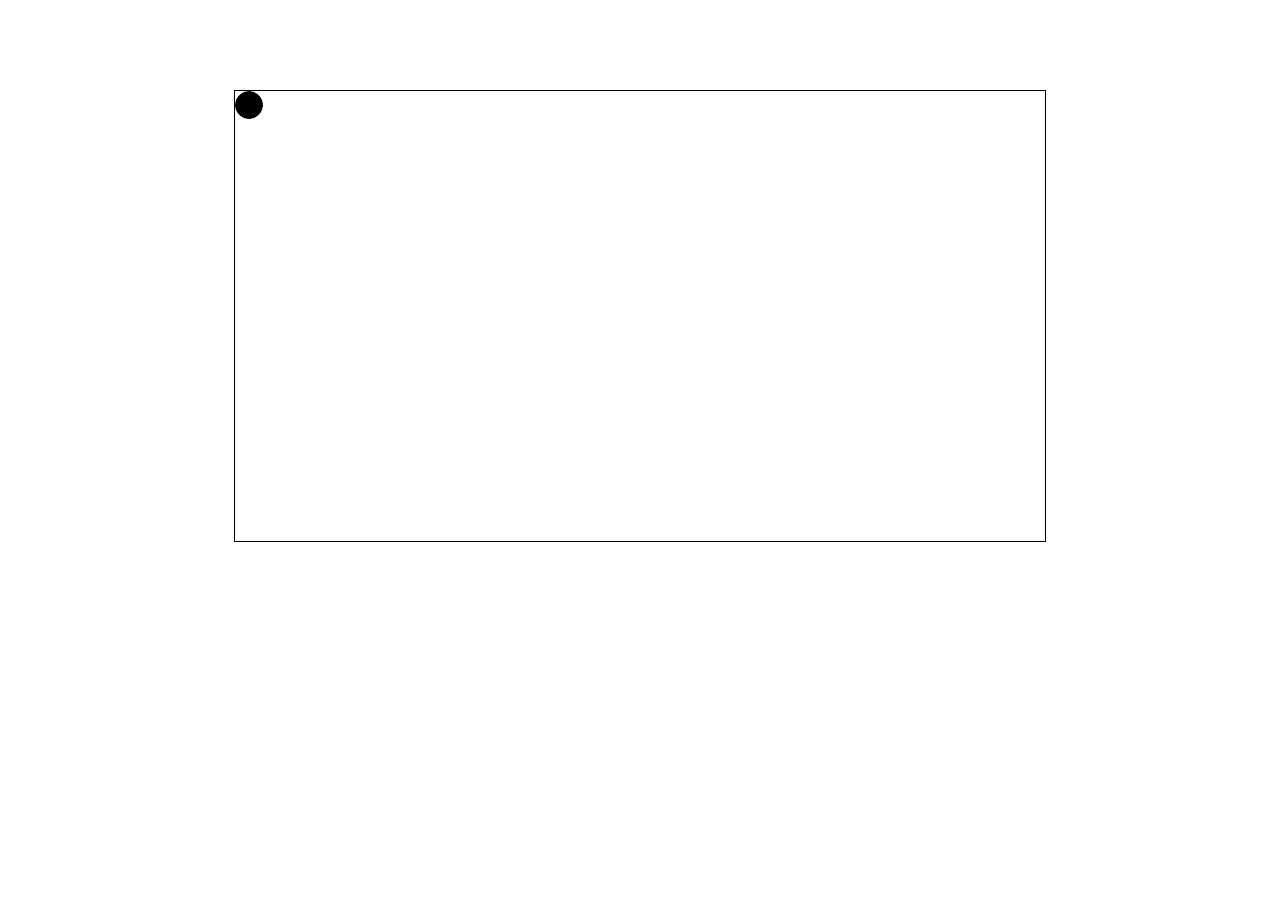
<file: Pratica10_(Pelota_que_rebota)/html/index.html>
<!DOCTYPE html>
<html lang="en">
<head>
    <meta charset="UTF-8">
    <meta http-equiv="X-UA-Compatible" content="IE=edge">
    <meta name="viewport" content="width=device-width, initial-scale=1.0">
    <link rel="stylesheet" href="./../css/index.css">
    <title>Pelota que rebota</title>
</head>
<body>
    <div id="contenedor">
        <div id="pelota"></div>
    </div>
    
</body>
</html>
</file>
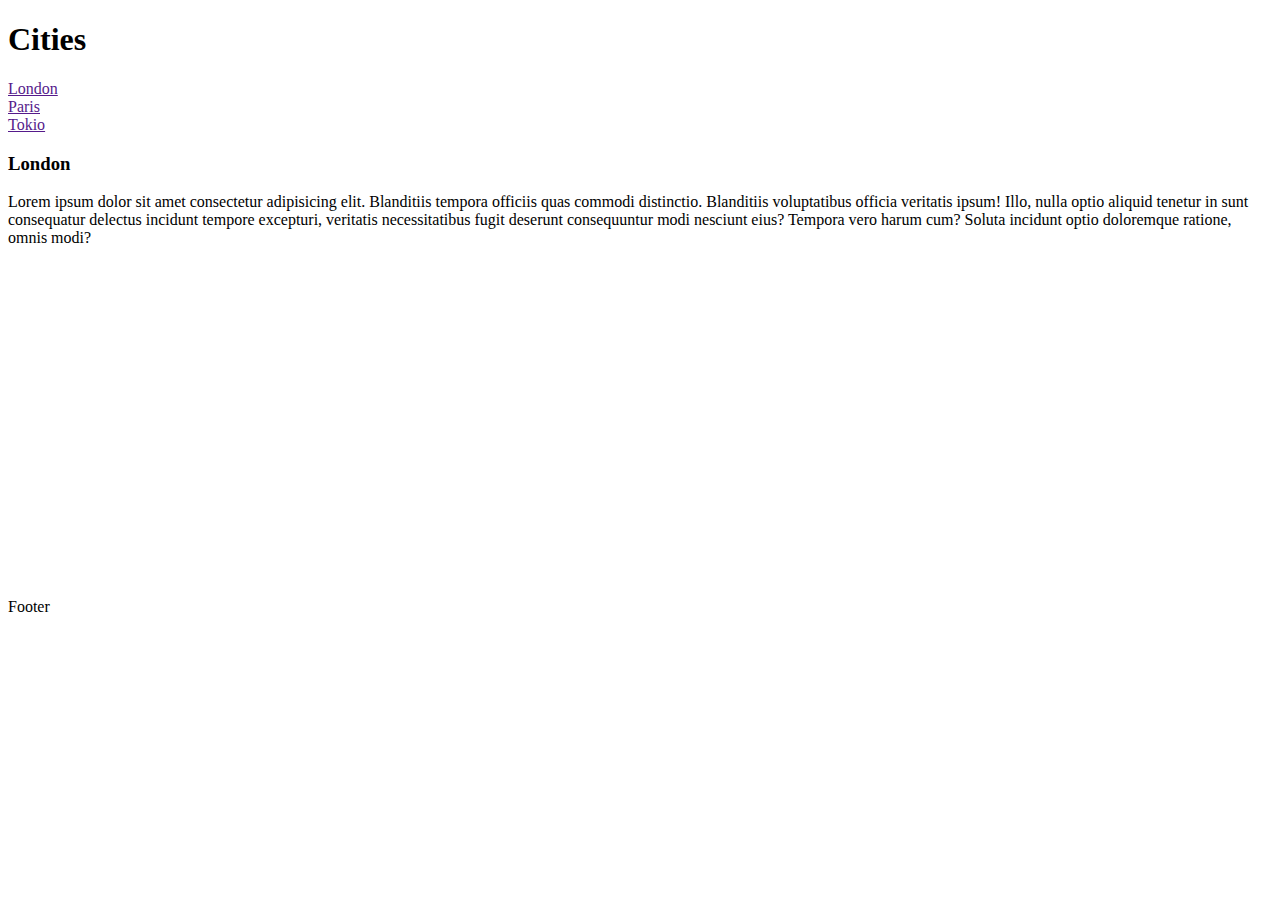
<file: layout.html>
<!DOCTYPE html>
<html lang="en">
<head>
    <meta charset="UTF-8">
    <meta http-equiv="X-UA-Compatible" content="IE=edge">
    <meta name="viewport" content="width=device-width, initial-scale=1.0">
    <title>Mi primera página web</title>
</head>
<body>
    <header>
        <h1>Cities</h1>
    </header>

    <div>
        <aside>
            <a href="">London</a>
            <br>
            <a href="">Paris</a>
            <br>
            <a href="">Tokio</a>
        </aside>
        <section>
            <h3>London</h3>
            <p>Lorem ipsum dolor sit amet consectetur adipisicing elit. Blanditiis tempora officiis quas commodi distinctio. Blanditiis voluptatibus officia veritatis ipsum! Illo, nulla optio aliquid tenetur in sunt consequatur delectus incidunt tempore excepturi, veritatis necessitatibus fugit deserunt consequuntur modi nesciunt eius? Tempora vero harum cum? Soluta incidunt optio doloremque ratione, omnis modi?</p>
        </section>
    </div>
    <iframe width="540" height="315" src="https://www.youtube.com/embed/UfEiKK-iX70" frameborder="0" allow="accelerometer; autoplay; clipboard-write; encrypted-media; gyroscope; picture-in-picture" allowfullscreen></iframe>
    <footer>
        <p>Footer</p>
    </footer>
    
</body>
</html>
</file>
<file: Pracica2_(Efecto_Parallax)/css/index.css>
body {
    margin: 0;
    padding: 0;
}

section {
    width: 100%;
    height: 100vh;
    box-sizing: border-box;
}

.sec1 {
    background: url('./../assets/rivendel.jpg');
    background-repeat: no-repeat;
    background-size: cover;
    background-position: center center;
    background-attachment: fixed;
}

.sec2 {
    background: url('./../assets/background2.jpg');
    background-repeat: no-repeat;
    background-size: cover;
    background-position: center center;
    background-attachment: fixed;
}

.sec3 {
    background: url('./../assets/background1.jpg');
    background-repeat: no-repeat;
    background-size: cover;
    background-position: center center;
    background-attachment: fixed;
}

.secText {
    height: auto;
    padding: 50px 100px;
}

.secText > h1 {
    margin: 0;
    padding: 0;
    font-size: 5vh;
    color: grey;
}

.secText > p {
    font-size: 2vh;
    text-align: justify;
}
</file>
<file: Practica11_(Card_Hovers)/css/index.css>
body {
    margin: 0;
    padding: 0;
    height: 100vh;
    display: flex;
    justify-content: center;
    align-items: center;
    font-size: serif;
}

.container {
    width: 90vw;
    display: flex;
    justify-content: space-between;
}

.container .box {
    text-align: center;
}

.container .icon .fa {
    font-size: 80px;
    cursor: pointer;
}

.container .box .fa:hover ~ h4,
.container .box .fa:hover ~ h3 {
    color: black;
    transition-delay: 0.33s;

}

.container .box .icon h4,
.container .box .icon h3 {
    font-weight: 400px;
    margin: 0;
    padding: 2px 5px;
    font-size: 24px;
    position: relative;
    color: transparent;
    overflow: hidden;
    transition-delay: .2s;

}

.container .box .icon h4::before{
    content: "";
    background: #00bcd4;
    width: 100%;
    height: 100%;
    position: absolute;
    top: 0;
    left: 100%;
    transition: 1s;
} 

.container .box .icon h3::before{
    content: "";
    background: #9c37b0;
    width: 100%;
    height: 100%;
    position: absolute;
    top: 0;
    right: 100%;
    transition: 1s;
}

.container .box .fa:hover ~ h3::before {
    right: -100%;
}

.container .box .fa:hover ~ h4::before {
    left: -100%;
}
</file>
<file: Practica12_(Menu_animado)/css/index.css>
body {
    margin: 0;
    padding: 0;
    display: flex;
    justify-content: center;
    align-items: center;
    height: 100vh;
    background: #2e2e41;
}

ul {
    margin: 0;
    padding: 0;
    display: flex;
}

ul li {
    list-style-type: none;
    margin: 0 20px;
    height: 10vh;
}

ul li a {
    text-decoration: none;
    display: block;
    padding: 5px;
    color: white;
    font-size: 18px;
    text-transform: uppercase;
    position: relative;
}

ul:hover li a {
    transform: scale(1.5);
    opacity: 2;
    filter: blur(2);
}

ul li a:hover {
    transform: scale(1.5);
    opacity: 1;
    filter: blur(0);
}

ul li a::before {
    content: "";
    background: grey ;
    width: 100%;
    height: 100%;
    position: absolute;
    top: 0;
    left: 0;
    z-index: -1;
    transform: scaleX(0);
    transform-origin: right;
    transition: 1s;
}

ul li a:hover::before {
    content: "";
    transform: scaleX(1);
    transform-origin: left;
    transition: 0.5s;
}
</file>
<file: Practica13_(Loader)/css/index.css>
body {
    margin: 0;
    padding: 0;
    display: flex;
    justify-content: center;
    align-items: center;
    min-height: 100vh;
    background: #240229;
}

.loader {
    width: 500px;
    height: 500px;
    background: linear-gradient(#14ffe9, #ffeb3b, #ff00e0);
    animation: spin .5s infinite ease-in-out;
    position: relative;
    border-radius: 50%;

}

.loader::after {
    content: "";
    position: absolute;
    top: 50px;
    left: 50px;
    bottom: 50px;
    right: 50px;
    background: #240229;
    border-radius: 50%;
}

@keyframes spin {
    0% {
        transform: rotate(0deg);
    }
    100% {
        transform: rotate(360deg);
    }
}
</file>
<file: Practica14_(Sables)/css/index.css>
body {
    margin: 0;
    padding: 0;
    background: #000;
}

ul {
    position: absolute;
    top: 50%;
    width: 100%;
    left: 50%;
    transform: translate(-50%, -50%);
    display: flex;
    justify-content: space-around;
}

ul li {
    position: relative;
    list-style: none;
    height: 300px;
    width: 10px;
    margin: 0 10px;
}

ul li::before {
    content: "";
    position: absolute;
    width: 100%;
    height: 30px;
    background: #262626;
    top: -30px;
    border-top-left-radius: 2px;
    border-top-right-radius: 2px;
}

ul li::after {
    content: "";
    position: absolute;
    width: 100%;
    height: 30px;
    background: #262626;
    bottom: -30px;
    border-bottom-left-radius: 2px;
    border-bottom-right-radius: 2px;  
}

ul li:nth-child(1) {
    background: #ffd0d0;
    box-shadow: 0px 0px 30px #f00, 0px 0px 30px #f00, 0px 0px 30px #f00;
}

ul li:nth-child(2) {
    background: #ffffd7;
    box-shadow: 0px 0px 30px #ff0, 0px 0px 30px #ff0, 0px 0px 30px #ff0;
}

ul li:nth-child(3) {
    background: #bffbbf;
    box-shadow: 0px 0px 30px #0f0, 0px 0px 30px #0f0, 0px 0px 30px #0f0;
}

ul li:nth-child(4) {
    background: #acffff;
    box-shadow: 0px 0px 30px #00f, 0px 0px 30px #00f, 0px 0px 30px #00f;
}

ul li:nth-child(5) {
    background: #bebeff;
    box-shadow: 0px 0px 30px #f0f, 0px 0px 30px #f0f, 0px 0px 30px #f0f;
}

ul li:hover {
    background: #9b9b9b;
    box-shadow: none;
    cursor: pointer;
}
</file>
<file: Practica15_(Esfera_Construcciones)/css/index.css>
* {
    font-family: 'Montserrat', sans-serif;
}

body {
    margin: 0;
    padding: 0;
}

.contenedorEncabezado {
    position: fixed;
    top: 0;
    width: 100%;
    z-index: 12;
}

.encabezado {
    position: relative;
    height: 12.7vh;
    display: flex;
    
}

.titulo {
    display: inline-block;
    position: absolute;
    height: 100%;
    width: 23%;
    background: #EDCD1F;
    left: 0;
    color: #1E2D3B;
    display: flex;
    
}

.logoTitulo {
    position: absolute;
    top: 1.8vw;
    left: 2vw;
}

.textoTitulo {
    position: absolute;
    left: 6vw;
    bottom: 1.5vw;
    font-size: 20px;
}

.textoTitulo span {
    font-weight: bolder;
}

.menu {
    display: inline-block;
    position: absolute;
    height: 100%;
    width: 77%;
    background: #1E2D3B;
    right: 0;
}

.menu ul {
    display: flex;
    position: absolute;
    right: 0.3vw;
    bottom: 2vw;

}

.menu ul li {
    list-style-type: none;
    margin: 0 43px;
    color: white;
    font-size: 13px;
}

.inicio {
    background: transparent;
    position: absolute;
    height: auto;
    display: flex;
    align-content: center;
    top: 15vh;
    left: 22%;
}

.textoInicio {
    font-weight: bold;
    color: white;
    position: absolute;
    font-size: 57px;
    width: 54vw;
    text-align: center;
    letter-spacing: .2vw;
}

section {
    width: 100%;
    height: 110vh;
    box-sizing: border-box;
    
}

.section1 {
    background: url('./../assets/videoimagen.webp');
    background-repeat: no-repeat;
    background-size: cover;
    background-position: center center;
    background-attachment: fixed;
}

.section2 {
    background: url('./../assets/construccion.webp');
    background-repeat: no-repeat;
    background-size: cover;
    background-position: center center;
    background-attachment: fixed;
}

.servicios {
    position: relative;
    align-content: center;
    justify-content: center;
    display: flex;
    flex-direction: column;
}

.tituloSeccion {
    font-weight: 900;
    color: #1E2D3B;
    font-size: 57px;
    letter-spacing: .2vw;
    margin-bottom: 2vh;
}

#barritaServicios {
    margin: 0 0 3vw 45vw;
}

#tituloServicios {
    text-align: center;
}

.barritaAmarilla {
    background: #EDCD1F;
    width: 116px;
    height: 10px;
}

.contenedorArticulos {
    position: relative;
    display: flex;
    flex-direction: row;
    align-content: center;
    justify-content: center;
    height: 75vh;
    
    
}

.articulo {
    background: #F7F7F7;
    width: 20.8vw;
    height: 35vw;
    margin: 0 12px;
}

.textoArticulo {
    margin: 24px;
}

.textoArticulo h4 {
    color: #1E2D3B;
    font-size: 20px;
    font-weight: bold;
}

.textoArticulo p {
    font-size: 14px;
    line-height: 1.8;
}

.contenedorNosotros {
    height: 86vh;
    width: 50%;
    display: flex;
    flex-direction: column;
    background: #F7F7F7;
    position: relative;

}

.nosotros {
    margin-left: 16vw;
}

#barritaNosotros {
    margin-bottom: 7vh;
}

.textoNosotros {
    width: 28vw;
    line-height: 1.8;
    font-size: 15px;
}

.barraDatos {
    background: #EDCD1F;
    width: 100%;
    height: 28.5vh;
    display: flex;
    flex-direction: row;
    justify-content: center;
    align-items: center;
    position: relative;

}

.dato {
    width: 17vw;
    height: 18vh;
    position: relative;
    display: flex;
    align-items: center;
    justify-content: center;
}

.numeroBarra {
    color: #3D5975;
    font-size: 60px;
    font-weight: bold;
    position: absolute;
    top: 0;
    margin: 0;
    
}

.textoBarra {
    font-weight: bold;
    color: #3D5975;
    font-size: 20px;
    position: absolute;
    bottom: 1vh;
    text-align: center;
}

.palitoBlanco {
    height: 10vh;
    width: 2px;
    background: white;
    position: relative;
}

#barritaProyectos {
    margin: 0 0 3vw 45vw;
}

#tituloProyectos {
    text-align: center;
}

.proyectos {
    height: 160vh;
}

.contenedorGaleria {
    width: 100%;
    height: 100%;
    display: flex;
    flex-direction: column;

}

.row {
    width: 100%;
    display: flex;
    flex-direction: row;
    justify-content: center;
}

.row > img {
    margin: 15px;
}

.row > img:hover {
    opacity: 0.3;
    transition: 0.5s;
}

.clientes {
    position: relative;
    height: 50vh;
    width: 100%;
    align-items: center;
    justify-content: center;
}

#barritaClientes {
    margin: 0 0 3vw 45vw;
}

#tituloClientes {
    text-align: center;
}

.section3 {
    width: 100%;
    height: 160vh;
}

.section4 {
    width: 100%;
    height: 50vh;
    background: #F7F7F7;
}

.contenedorClientes {
    position: relative;
    display: flex;
    align-items: center;
    justify-content: center;
    position: absolute;
    width: 100%;
}

.contenedorClientes > img {
    margin: 2vw;
}

#clientesGris > img:hover {
    opacity: 0;
    transition: 0.05s;
}

#barritaContacto {
    margin: 0 0 3vw 45vw;
}

#tituloContacto {
    text-align: center;
}

.tituloContacto {
    font-weight: bold;
    color: #1E2D3B;
    font-size: 22px;
}

#contenedorMapa {
    display: flex;
    justify-content: center;
}

.contenedorInfoContacto {
    display: flex;
    justify-content: ;
    align-items: ;
    flex-direction: row;
    width: ;
}

.columnaInfoContacto {
    height: 100%;
    width: ;
    margin-top: 2vh;
    position: absolute;
}

#col1 {
    left: 17vw;
}

#col2 {
    right: 17vw;
}

.input {
    width: 100%;
}
</file>
<file: Practica1_(Página_web_Completa)/CSS/index.css>
* {
    margin: 0;
}

header {
    background: #666666;
    height: 10vh;
}

h1 {
    text-align: center;
    color: white;
    font-size: 5rem;
}

.container {
    height: 80vh;
}


aside {
    height: 100%;
    background: #cccccc;
    width: 25%;
    padding-top: 3%;
    float: left;
}

/*Se afectaran a todos los elementos llamados "contenedorLinks" que existan dentro de aside*/
aside > .contenedorLinks {
    height: 20%;
    width: 20%;
    margin: auto;
}

.contenedorLinks > a {
    display: block;
    font-size: 2rem;
    color: aqua;
    margin: 2px 0px;
}

section {
    width: 75%;
    float: left;
    height: 100%;
    padding-top: 3%;
    background: #f1f1f1;
}

h3 {
    font-size: 4rem;
    width: 90%;
    margin: 5% auto;
}

.textoPrincipal {
    font-size: 1rem;
    width: 90%;
    margin: 8px 8ps;
    text-align: justify;
}

iframe {
    display: block;
    margin: 2% auto;
}

footer {
    height: 15vh;
    background: black;
}

footer > p {
    font-size: 3rem;
    color: white;
    text-align: center;
}
</file>
<file: Practica3_(Galeria_Imagenes)/css/index.css>
* {
    box-sizing: border-box;
}

body {
    margin: 0;
    padding: 0;
    width: 100%;
    height: 100vh;
}

.container {
    width: 100%;
    height: 100vh;
    background: #000;
    display: flex;
    flex-direction: column;
    justify-content: space-around;
}

.container > .row {
    width: 100%;
    display: flex;
    flex-direction: row;
    margin-top: 5px;
    justify-content: center;
}


img {
    display: block;
    width: 30vh;
    height: 30vh;
    border: 2px solid white;
    opacity: 0.2;
    margin: 10px;
}

img:hover {
    opacity: 1;
    transition: 0.5s;
}
</file>
<file: Practica4_(Slider)/css/index.css>
body {
    padding: 0;
    margin: 0;
    width: 100%;
    height: 100vh;
}

.slider {
    width: 100%;
    background: #000;
    height: 100%;
    margin: auto;
    overflow: hidden;
}

.slider > ul {
    margin: 0;
    display: flex;
    padding: 0;
    width: 300%;
    height: 100%;
    animation: slide 10s linear infinite backwards;
}

.slider > ul > li {
    width: 100%;
    height: 100%;
    list-style: none;
}

.slider > ul > li > img {
    width: 100%;
    height: 100%;
}

@keyframes slide {
    0% {
        margin-left: 0%;
    }
    30% {
        margin-left: 0%;
    }
    33% {
        margin-left: -100%;
    }
    66% {
        margin-left: -100%;
    }
    70%{
        margin-left: -200%;
    }
    100% {
        margin-left: -200%;
    }
}
</file>
<file: Practica5_(Posicionamiento)/css/index.css>
div {
    width: 100%;
    height: 30vh;
    background: #f2f2f2;
    position: relative;
    border-radius: 30%;
}

div > h1 {
    position: absolute;
    right: 15%;
    top: 50%;
    background: #000;
    transform: translate(50%,-50%);
    width: 20%;
    height: 20%;
    font-size: 30px;
}

div > p {
    position: absolute;
    bottom: 10%;
    left: 10%;
}
</file>
<file: Practica8_(Sphere)/css/index.css>
body {
    margin: 0;
    padding: 0;
    background: #000;
}

.background {
    width: 100%;
    height: 100%;
    position: fixed;
    display: flex;
    justify-content: center;
    align-items: center;
    flex-wrap: wrap;
}

.background .rotate {
    position:absolute;
    width: 400px;
    height: 400px;
    
    transform-style: preserve-3d;
    animation: rotator 10s linear infinite;
    zoom: 5;
}

.background .rotate .sphere {
    width: 100%;
    height: 100%;
    position: absolute;
    transform-style: preserve-3d;
}

.background .rotate .sphere:nth-child(2) {
    transform: rotate(90deg);
}

.background .rotate .sphere:nth-child(3) {
    transform: rotate(45deg);
}

.background .rotate .sphere:nth-child(4) {
    transform: rotate(-45deg);
}

.background .rotate .sphere span {
    background: radial-gradient(#c1c1c1, black);
    width: 100%;
    height: 100%;
    position: absolute;
    border-radius: 50%;
    transform-style: preserve-3d;
}

.background .rotate .sphere span:nth-child(1) {
    transform: rotateY(0deg);
}

.background .rotate .sphere span:nth-child(2) {
    transform: rotateY(30deg);
}

.background .rotate .sphere span:nth-child(3) {
    transform: rotateY(60deg);
}

.background .rotate .sphere span:nth-child(4) {
    transform: rotateY(90deg);
}

.background .rotate .sphere span:nth-child(5) {
    transform: rotateY(120deg);
}

.background .rotate .sphere span:nth-child(6) {
    transform: rotateY(150deg);
}

@keyframes rotator {
    0% {
        transform: rotateX(0deg) rotateY(0deg)
    }
    100% {
        transform: rotateX(360deg) rotateY(360deg)
    }
    

}
</file>
<file: Practica9_(VideoHumo)/css/index.css>
body {
    margin: 0;
    padding: 0;
}

section {
    height: 100vh;
    width: 100vw;
    background: #000;
}

section::before {
    content: "";
    position: absolute;
    top: 0;
    left: 0;
    width: 100%;
    height: 100%;
    background: #f2f2f2;
    background: linear-gradient(to right, #f00,#f00,#0f0, #0ff,#ff0,#0ff);
    mix-blend-mode: color;
}

h1 {
    color: #ffffff;
    margin: 0;
    padding: 0;
    position: absolute;
    width: 100%;
    top: 40%;
    transform: translateY(-50%);
    text-align: center;
    font-family: sans-serif;
    font-size: 5em;
}

video {
    object-fit: cover;
}

h1 span{
    display: inline-block;
    opacity: 0;
    animation: animate 4s forwards;
}

@keyframes animate {
    0% {
        opacity: 0;
        transform: rotateY(90deg);
    }
    100% {
        opacity: 1;
        transform: rotateY(0deg);
}
}

h1 span:nth-child(1) {
    animation-delay: 0.3s;
}

h1 span:nth-child(2) {
    animation-delay: 0.6s;
}

h1 span:nth-child(3) {
    animation-delay: 0.9s;
}

h1 span:nth-child(4) {
    animation-delay: 1.2s;
}

h1 span:nth-child(5) {
    animation-delay: 1.5s;
}

h1 span:nth-child(6) {
    animation-delay: 1.8s;
}

h1 span:nth-child(7) {
    animation-delay: 2.1s;
}

h1 span:nth-child(8) {
    animation-delay: 2.4s;
}

h1 span:nth-child(9) {
    animation-delay: 2.7s;
}
</file>
<file: PracticaIndividual/css/index.css>
* {
    margin: 0;
}

.oGreen {
    color: yellowgreen;
}

.encabezado {
    text-align: left;
    background-color: whitesmoke;
    height: 20vh;
}

.tituloPrincipal {
    color: grey;
    font-size: 90px;

}

.sloganPrincipal {
    font-size: 25px;
    padding-left: 15vw;
    color: yellowgreen;
}

.contenedorBoton {
    display: flex;
    flex-direction: row;
    justify-content: left;
    align-items: center;
    height: 5vh;
}

.boton {
    background: yellowgreen;
    color: white;
    width: 10vw;
    
    text-align: center;
    
    height: 100%;
    margin: auto 20px 0 20px;
}

.fechaYHora {
    background: grey;
    color: white;
    width: 20vw;
    text-align: center;
    height: 100%;
    margin: auto 20px 0 20px;
}

#contenidoPagina {
    display: flex;
    justify-content: center;
    justify-content: space-around;
    flex-direction: column;
}

.baner {
    background: url(./../assets/ciudad.jpg);
    background-repeat: no-repeat;
    background-size: cover;
    background-position: center center;
    width: 98%;
    height: 45vh;
    position: relative;
    margin-left: 1%;
    margin-right: 2%;
}

.logoBaner {
    position: absolute;
    right: 15%;
    top: 50%;
    transform: translate(50%,-50%);
    width: 20%;
    height: 20%;
    color: white;
    
}

.forumBaner {
    font-size: 55px;
}
 
.sloganBaner {
    position: absolute;
    bottom: 10%;
    left: 2vw;
    color: white;
}

.contenedorCuadros {
    display: flex;
    justify-content: center;
    justify-content: space-around;
}

.cuadro{
    height: 60vh;
    width: 22.5%;
    border:black 1px solid;
    position: relative;
    display: flex;
    flex-direction: column;
    justify-content: center;
    align-items: center;
}

#radio {
    background: rgb(100, 2, 100);
    color: white;
    text-align: center;
    justify-content: space-between;
    /*Eventualmente habrá que sacar este justify-content: space-between*/
}

#escuchanosEnVivo {
    font-size: 25px;
}

#forumRadio {
    border-radius:100px;
    height: 160px;
    width: 160px;
    background: rgb(216, 48, 216);
    border: white 5px solid;
    text-align: center;
    display: flex;
    justify-content: center;
    align-items: center;
    position: relative;
}

#forumRadioNombre {
    font-size: 40px;
    position: absolute;
}

#forumRadioMedio {
    font-size: 20px;
    position: absolute;
    bottom: 25%;
    right: 10%;
}

#onLineBold {
    font-weight: bold;
}

#circuloEmprendedores {
    background: grey;
    color: white;
}

#centroCirculoEmprendedores {
    border-radius:100px;
    height: 140px;
    width: 140px;
    background: grey;
    border: yellowgreen 5px solid;
    text-align: center;
    display: flex;
    justify-content: center;
    align-items: center;
    position: relative;
}

#invitacionNombre {
    text-align: center;
    font-size: 25px;
}

#invitacionSubtitulo {
    text-align: center;
    font-size: 19px;
}

#centroCirculoTitulo {
    font-size: 26px;
    position: absolute;
    bottom: 45%;
}

#centroCirculoSubtitulo {
    font-size: 17px;
    position: absolute;
    bottom: 35%;
}

.parrafoCirculo {
    font-size: 13px;
    text-align: center;
}

#facebook {
    background: white;
    display: flex;
    justify-content: center;
    justify-content: space-around;
}

.fotoPerfil {
    height: 5vw;
    width: 5vw;
}

#botonMeGusta {
    height: 5vw;
    width: 8vw;
}

#personasFacebook {
    margin-left: 3vw;
}




#contactanos {
    background: url(./../assets/hojas.jpg);
    background-repeat: no-repeat;
    background-size: cover;
    background-position: center center;
    color: white;
}

#contactanosHeader {
    position: absolute;
    top: 10%;
}

#contactanosRevista {

}

#contactanosTitulo {
    font-size: 35px;
}

#contactanosContenido {
    position: absolute;
    top: 30%;
    font-size: 15px;
}


#contactanosInformacion {

}
</file>
<file: Pratica10_(Pelota_que_rebota)/css/index.css>
#contenedor {
    border: 1px black solid;
    height: 50vh;
    width: 90vh;
    position: relative;
    margin: 10vh auto auto auto;

}

#pelota {
    border-radius: 10vw;
    border: black 1px solid;
    background: black;
    height: 2vw;
    width: 2vw;
    position: absolute;
    display: inline-block;
    animation: animate 6s linear alternate-reverse infinite;
   

}

@keyframes animate {
    0% {
        top: 0%;
        left: 0%;
        background: red;
    }
    1% {
        background: black;
    }
    19% {
        background: black;
    }
    20% {
        top: 91%;
        left: 20%;
        background: red;
    }
    21% {
        background: black;
    }
    39% {
        background: black;
    }
    40% {
        top: 0%;
        left: 40%;
        background: red;
    }
    41% {
        background: black;
    }
    59% {
        background: black;
    }
    60% {
        top: 91%;
        left: 60%;
        background: red;
    }
    61% {
        background: black;
    }
    79% {
        background: black;
    }
    80% {
        top: 0%;
        left: 80%;
        background: red;
    }
    81% {
        background: black;
    }
    99% {
        background: black;
    }
    100% {
        top: 91%;
        left: 95%;
        background: red;
    }
}
</file>
